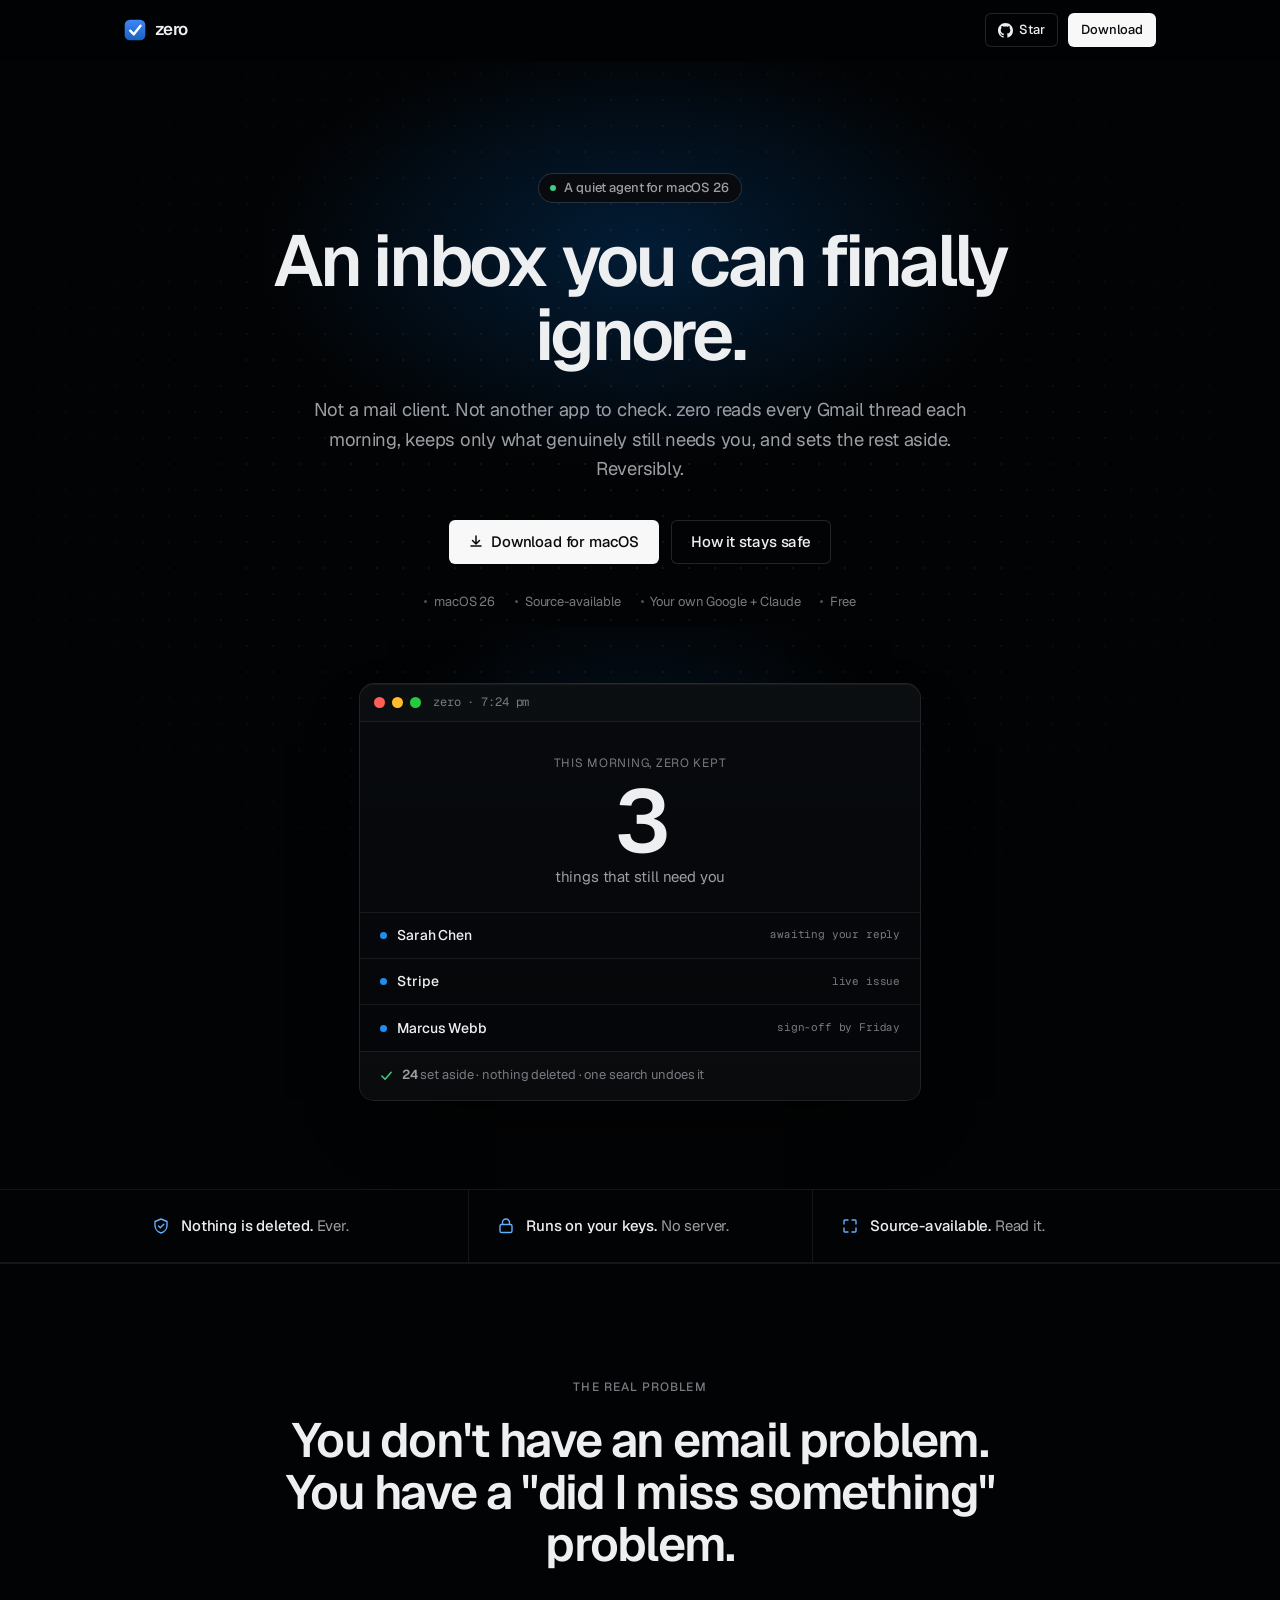
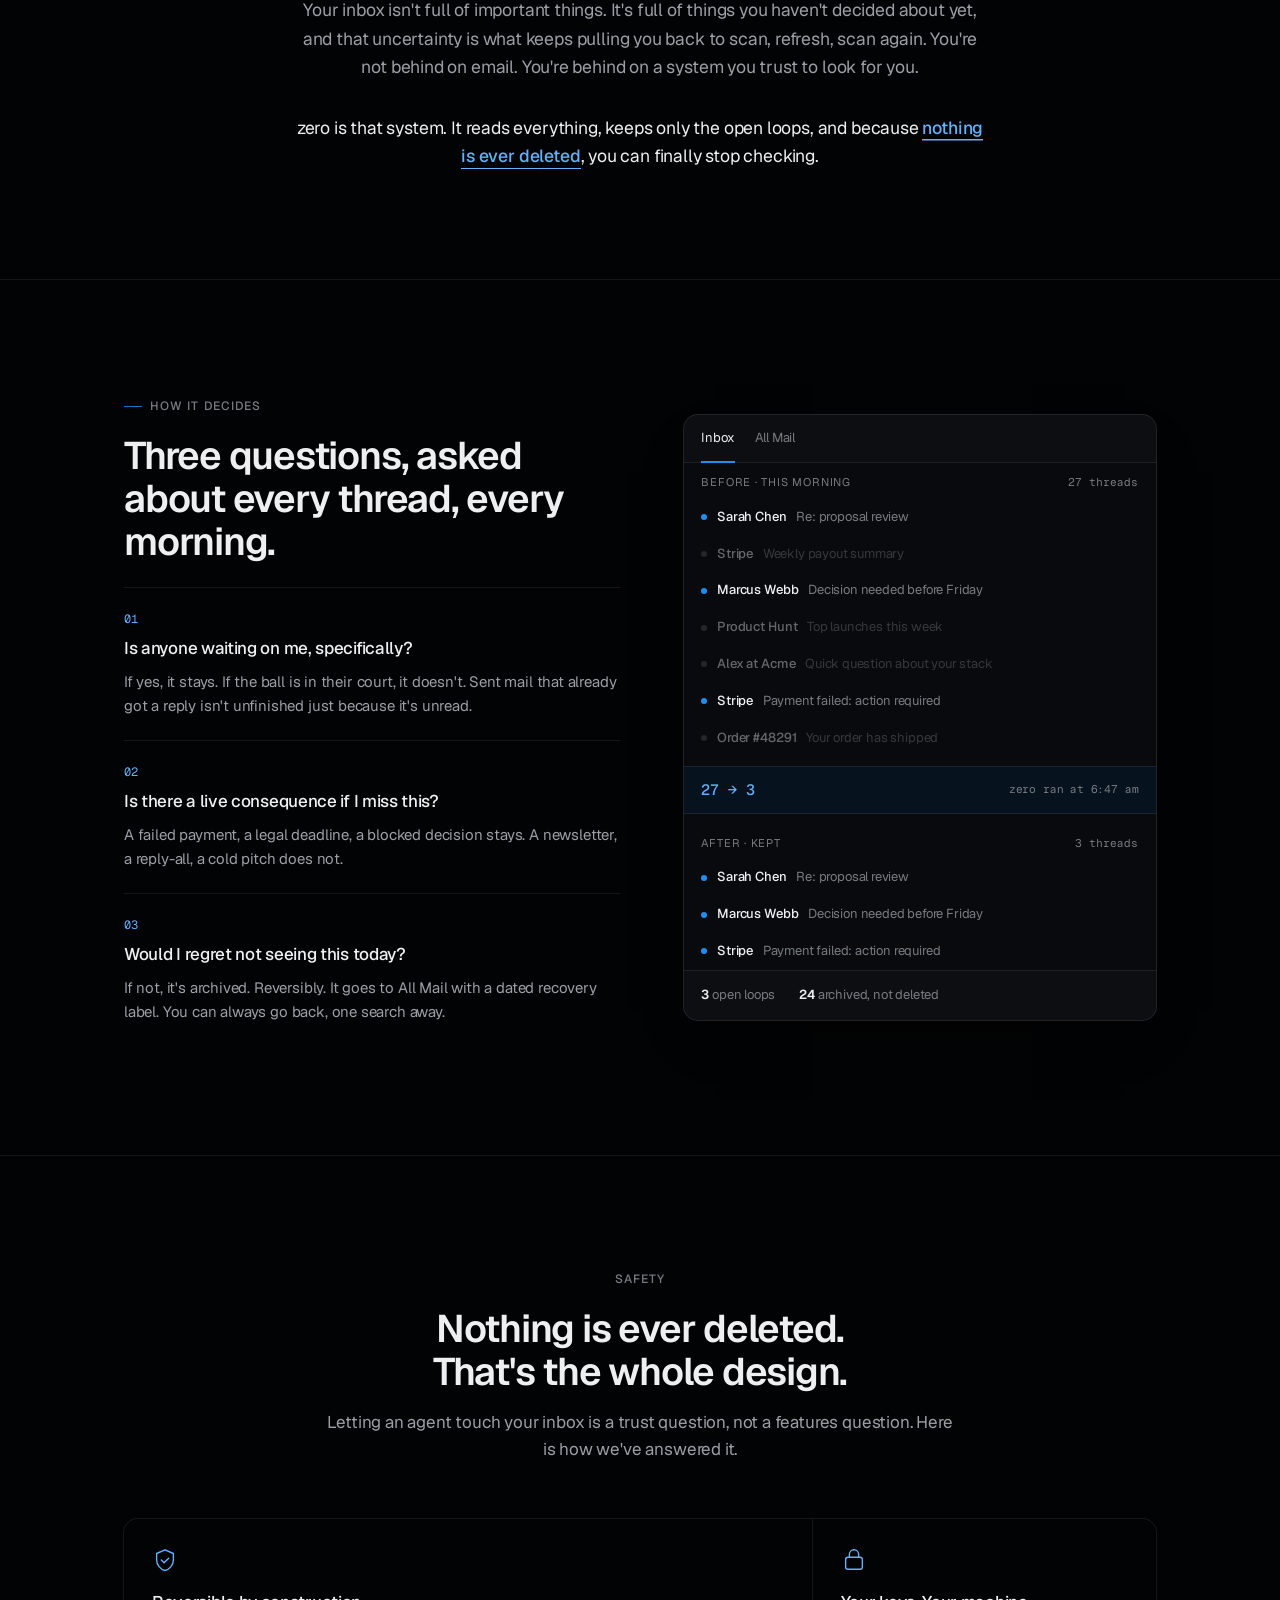
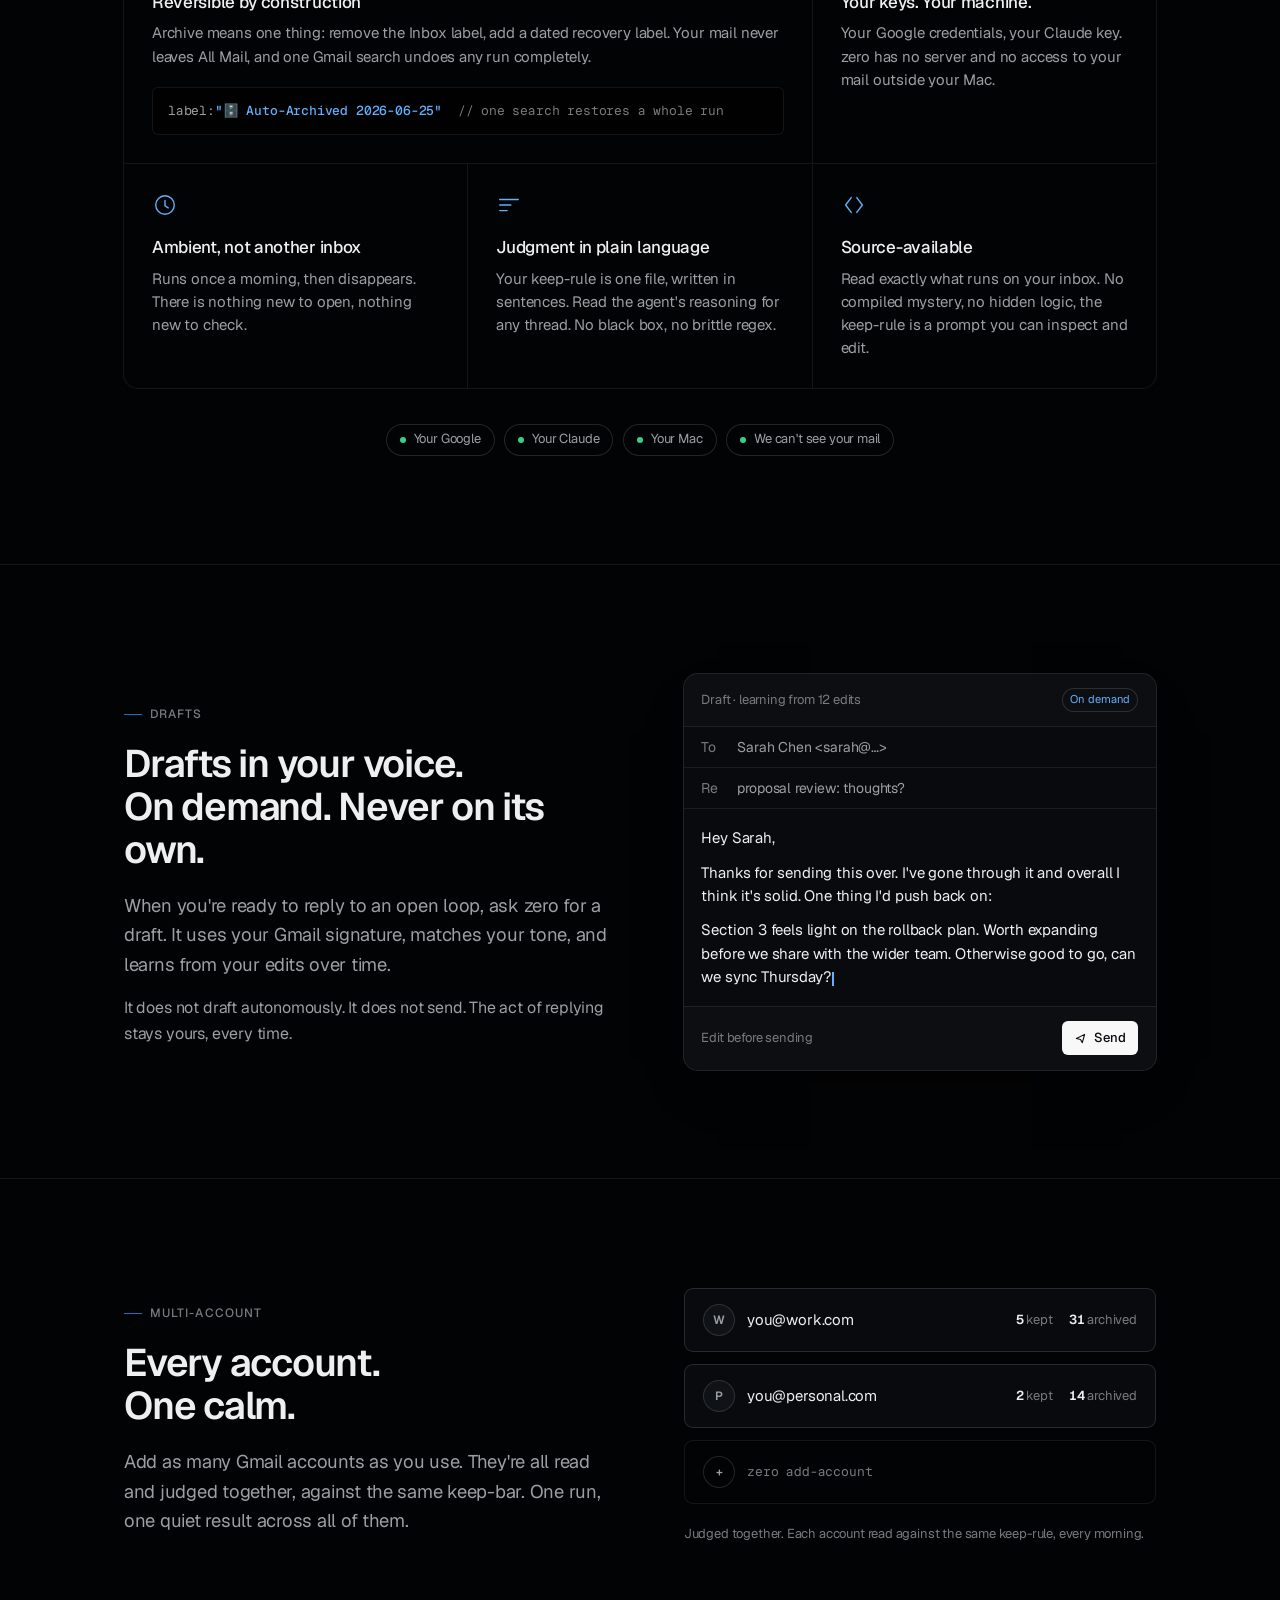
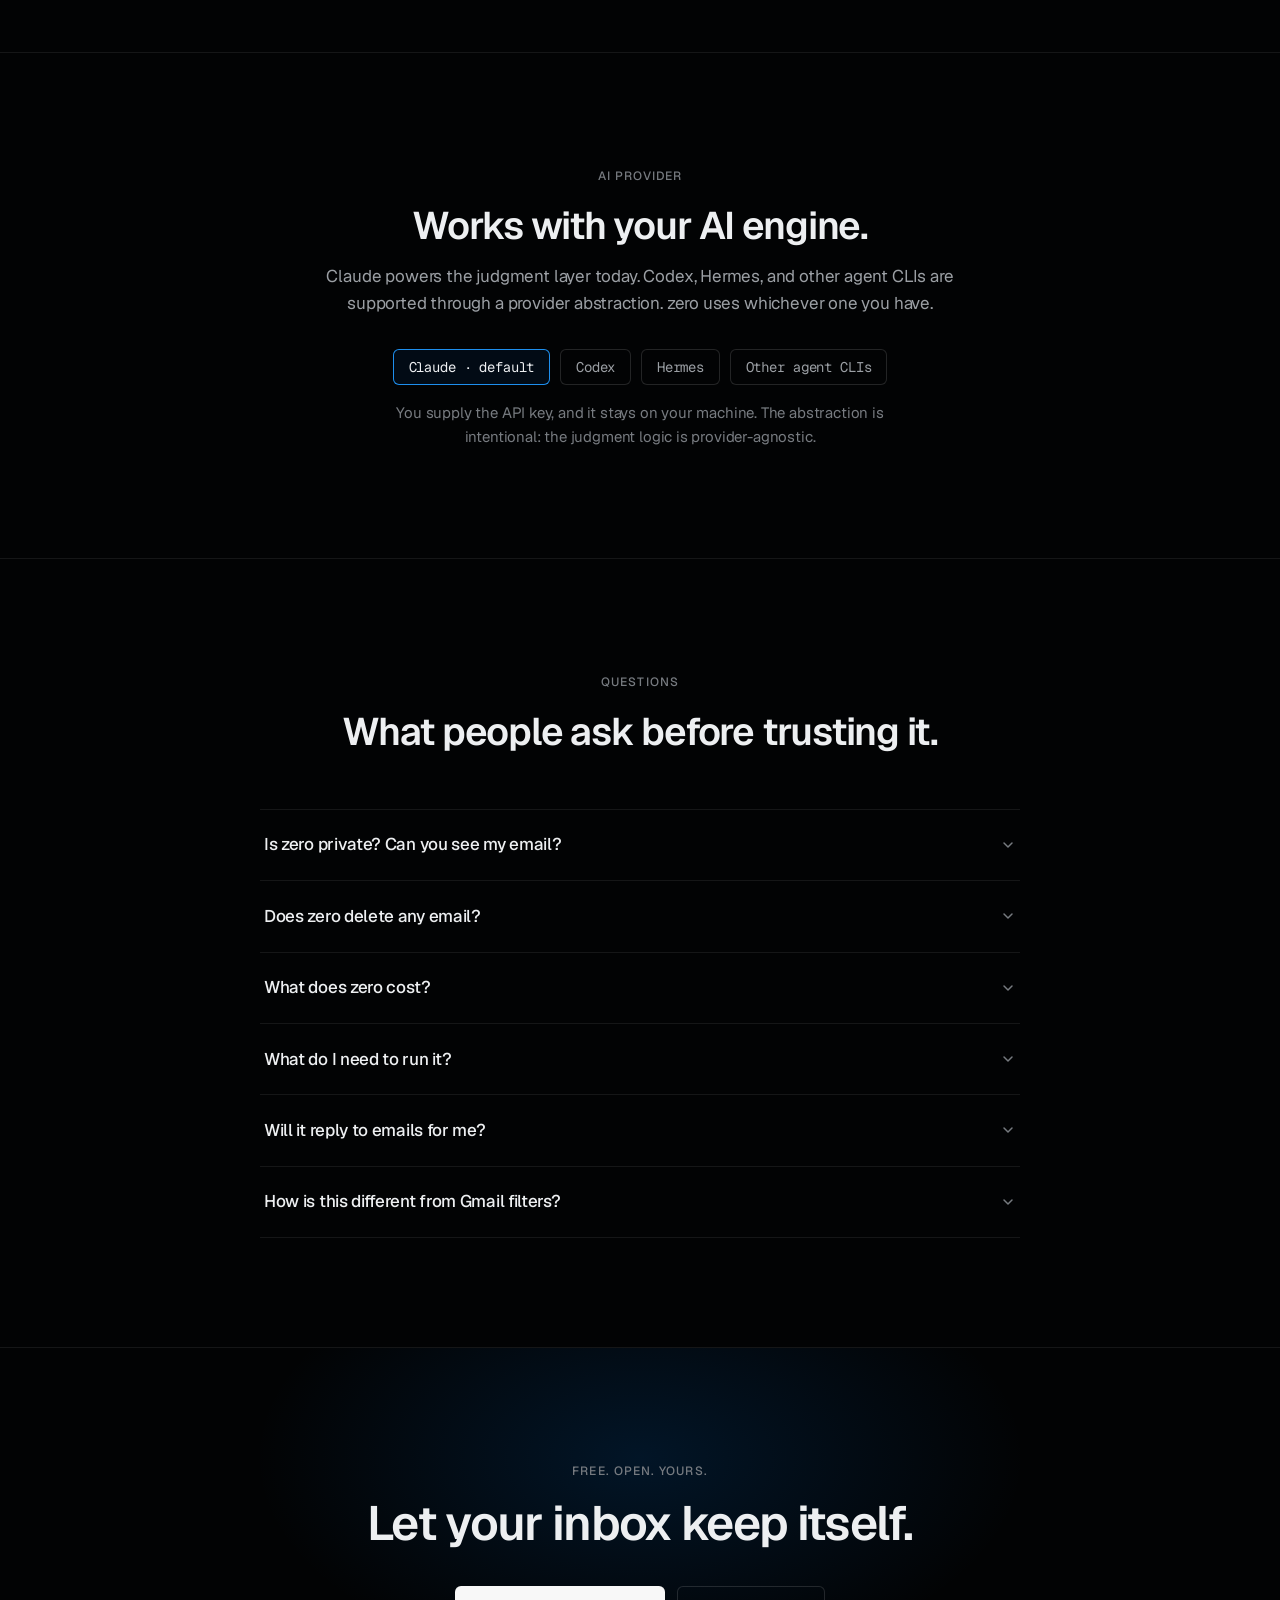
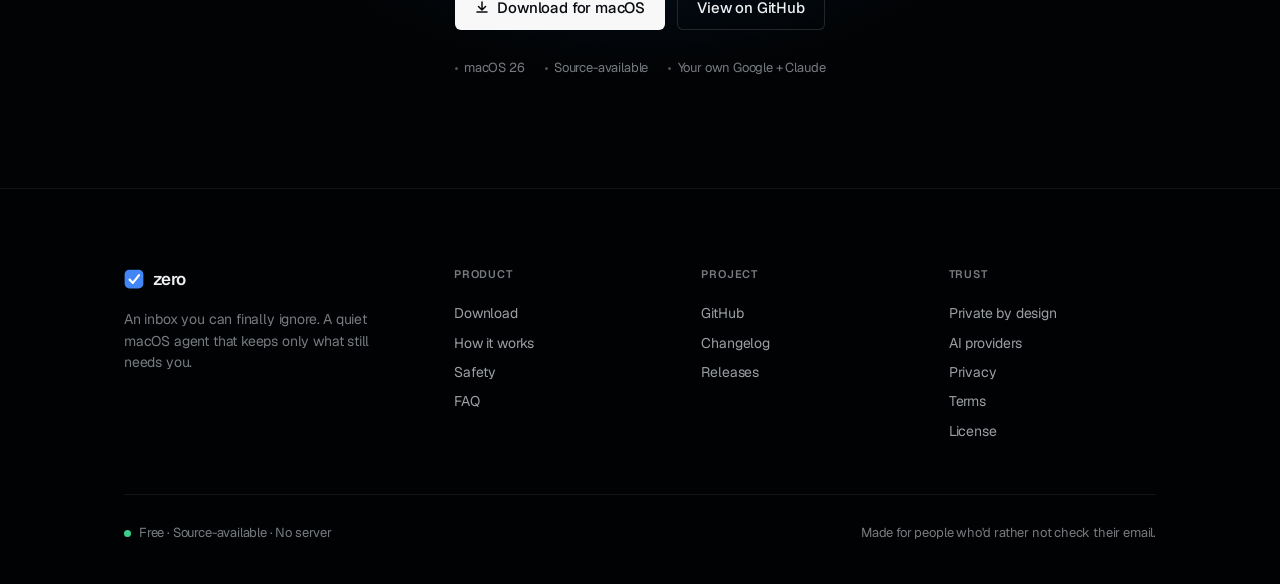
<file: landing/index.html>
<!DOCTYPE html>
<html lang="en">
<head>
<meta charset="UTF-8">
<meta name="viewport" content="width=device-width, initial-scale=1.0">
<title>zero — an inbox you can finally ignore</title>
<meta name="description" content="zero is a quiet macOS menu-bar app that reads every Gmail thread each morning, keeps only what still needs you, and archives the rest reversibly. Nothing is ever deleted. Runs locally on your own Google and Claude keys.">
<link rel="canonical" href="https://zero.headless.com/">
<meta name="theme-color" content="#0a0b0d">
<meta name="color-scheme" content="dark">
<link rel="sitemap" type="application/xml" href="/sitemap.xml">

<!-- Open Graph -->
<meta property="og:type" content="website">
<meta property="og:site_name" content="zero">
<meta property="og:title" content="zero — an inbox you can finally ignore">
<meta property="og:description" content="Keep your inbox at only what still needs you, across every account. Reads every thread, archives the rest reversibly, never deletes. Private by design.">
<meta property="og:url" content="https://zero.headless.com/">
<meta property="og:image" content="https://zero.headless.com/og.png">
<meta property="og:image:width" content="1200">
<meta property="og:image:height" content="630">
<meta property="og:image:alt" content="zero — an inbox you can finally ignore">

<!-- Twitter -->
<meta name="twitter:card" content="summary_large_image">
<meta name="twitter:title" content="zero — an inbox you can finally ignore">
<meta name="twitter:description" content="Keep your inbox at only what still needs you. A quiet macOS menu-bar app, private by design: runs on your own Google and Claude keys.">
<meta name="twitter:image" content="https://zero.headless.com/og.png">

<!-- Favicon (inline SVG, the macOS app mark) -->
<link rel="icon" href="data:image/svg+xml,%3Csvg xmlns='http://www.w3.org/2000/svg' viewBox='0 0 64 64'%3E%3Crect x='2' y='2' width='60' height='60' rx='15' fill='%234285F4'/%3E%3Cpath d='M18 34L28.5 44.5L48 19.5' fill='none' stroke='%23ffffff' stroke-width='7' stroke-linecap='round' stroke-linejoin='round'/%3E%3C/svg%3E">

<!-- Structured data: what the product IS, in machine-readable form (SEO + AI answer-engines) -->
<script type="application/ld+json">
{
  "@context": "https://schema.org",
  "@graph": [
    {
      "@type": "SoftwareApplication",
      "@id": "https://zero.headless.com/#app",
      "name": "zero",
      "applicationCategory": "ProductivityApplication",
      "applicationSubCategory": "Email",
      "operatingSystem": "macOS 26",
      "description": "A quiet macOS menu-bar app that reads every Gmail thread each morning, keeps only what still needs you, and archives the rest reversibly. Nothing is ever deleted. Runs locally on your own Google and Claude credentials.",
      "url": "https://zero.headless.com/",
      "downloadUrl": "https://github.com/drewling/zero/releases/latest",
      "softwareHelp": "https://github.com/drewling/zero",
      "isAccessibleForFree": true,
      "offers": {
        "@type": "Offer",
        "price": "0",
        "priceCurrency": "USD"
      },
      "featureList": [
        "Reads every Gmail thread and judges it the way you would",
        "Keeps only threads that still need you, archives the rest reversibly",
        "Never deletes mail; every run is undone with one Gmail search",
        "Runs locally on your own Google and Claude API keys",
        "Drafts replies in your voice on demand, never sends on its own",
        "Works across multiple Gmail accounts against one keep-rule"
      ],
      "publisher": { "@id": "https://zero.headless.com/#org" }
    },
    {
      "@type": "Organization",
      "@id": "https://zero.headless.com/#org",
      "name": "drewling",
      "url": "https://zero.headless.com/",
      "sameAs": ["https://github.com/drewling/zero"]
    },
    {
      "@type": "WebSite",
      "@id": "https://zero.headless.com/#website",
      "url": "https://zero.headless.com/",
      "name": "zero",
      "publisher": { "@id": "https://zero.headless.com/#org" }
    },
    {
      "@type": "FAQPage",
      "@id": "https://zero.headless.com/#faq",
      "mainEntity": [
        {
          "@type": "Question",
          "name": "Is zero private? Can you see my email?",
          "acceptedAnswer": {
            "@type": "Answer",
            "text": "No. zero runs entirely on your own Mac using your own Google and Claude credentials. There is no zero server and no account to create, so your mail is never sent to us."
          }
        },
        {
          "@type": "Question",
          "name": "Does zero delete any email?",
          "acceptedAnswer": {
            "@type": "Answer",
            "text": "Never. Archiving removes the Inbox label and adds a dated recovery label; every message stays in All Mail. One Gmail search restores an entire run."
          }
        },
        {
          "@type": "Question",
          "name": "What does zero cost?",
          "acceptedAnswer": {
            "@type": "Answer",
            "text": "zero is free and source-available. You pay only for your own Claude API usage, which for a typical inbox is a few cents a day."
          }
        },
        {
          "@type": "Question",
          "name": "What do I need to run it?",
          "acceptedAnswer": {
            "@type": "Answer",
            "text": "macOS 26, a Google account with your own API credentials, and a Claude API key. Other agent CLIs such as Codex and Hermes are also supported."
          }
        },
        {
          "@type": "Question",
          "name": "Will it reply to emails for me?",
          "acceptedAnswer": {
            "@type": "Answer",
            "text": "Only when you ask. zero drafts in your voice on demand and never sends on its own. The act of replying always stays your decision."
          }
        },
        {
          "@type": "Question",
          "name": "How is this different from Gmail filters?",
          "acceptedAnswer": {
            "@type": "Answer",
            "text": "Filters match keywords. zero reads each thread and judges it the way you would: is anyone waiting on you, is there a live consequence, would you regret missing it today. The keep-rule is written in plain language, not regex."
          }
        }
      ]
    }
  ]
}
</script>

<style>
/* Geist typeface — SIL Open Font License 1.1.
   Copyright (c) 2023 Vercel, Inc. — github.com/vercel/geist-font */
/*
 * Geist — Vercel's typeface
 * License: SIL Open Font License 1.1 (OFL-1.1)
 * Source: https://github.com/vercel/geist-font
 * Subsetted to Latin + common symbols (U+0000-00FF, punctuation, arrows, checkmarks)
 * Variable font — use font-weight: 100 900 for the full range
 *
 * Attribution: This Font Software is licensed under the SIL Open Font License,
 * Version 1.1. Copyright (c) 2023 Vercel, Inc. (support@vercel.com).
 */

/* Geist Sans — variable, upright */
@font-face {
  font-family: 'Geist';
  src: url([data-uri]) format('woff2');
  font-weight: 100 900;
  font-style: normal;
  font-display: swap;
}

/* Geist Mono — variable, upright */
@font-face {
  font-family: 'Geist Mono';
  src: url([data-uri]) format('woff2');
  font-weight: 100 900;
  font-style: normal;
  font-display: swap;
}

/* ─── Reset ─────────────────────────────────────────────────────────── */
*, *::before, *::after { box-sizing: border-box; margin: 0; padding: 0; }
html {
  -webkit-text-size-adjust: 100%;
  scroll-behavior: smooth;
  scroll-padding-top: 80px;
}
@media (prefers-reduced-motion: reduce) { html { scroll-behavior: auto; } }
img, svg { display: block; max-width: 100%; }
a { color: inherit; text-decoration: none; }
button { font: inherit; color: inherit; cursor: pointer; background: none; border: none; }
:where(a, button, summary, [tabindex]):focus-visible {
  outline: 2px solid var(--accent-2);
  outline-offset: 2px;
  border-radius: var(--r);
}
.faq-q:focus-visible { outline-offset: -2px; }

/* ─── Tokens ────────────────────────────────────────────────────────── */
:root {
  /* graphite canvas, faintly cooled toward blue — coherent with the app */
  --bg:           oklch(9.5%  0.006 255);
  --bg-2:         oklch(12%   0.008 255);
  --surface:      oklch(14.5% 0.009 255);
  --surface-2:    oklch(18%   0.010 255);
  --hairline:     oklch(100% 0 0 / 0.075);
  --hairline-2:   oklch(100% 0 0 / 0.13);
  --text:         oklch(95%   0.004 255);
  --text-2:       oklch(70%   0.009 255);
  --text-3:       oklch(58%   0.009 255);   /* >=4.5:1 on --bg (WCAG AA) */
  --text-caption: oklch(58%   0.007 255);   /* AA-safe caption text */
  --text-4:       oklch(43%   0.007 255);   /* decorative only: dots, dividers */
  --accent:       oklch(64%   0.17  250);
  --accent-2:     oklch(74%   0.135 250);
  --accent-glow:  oklch(58%   0.19  255);
  --green:        oklch(76%   0.16  158);
  --amber:        oklch(80%   0.13  72);
  --white:        oklch(98%   0     0);
  --white-dim:    oklch(90%   0     0);

  --r:    6px;
  --r-md: 9px;
  --r-lg: 14px;
  --r-xl: 18px;
  --max:  1080px;
  --ease: cubic-bezier(0.16, 1, 0.3, 1);

  --font: 'Geist', -apple-system, BlinkMacSystemFont, 'Segoe UI', system-ui, sans-serif;
  --mono: 'Geist Mono', ui-monospace, 'SF Mono', Menlo, monospace;
}

/* ─── Base ──────────────────────────────────────────────────────────── */
body {
  font-family: var(--font);
  background: var(--bg);
  color: var(--text);
  font-size: 16px;
  line-height: 1.6;
  font-weight: 400;
  letter-spacing: -0.011em;
  -webkit-font-smoothing: antialiased;
  -moz-osx-font-smoothing: grayscale;
  font-feature-settings: 'ss01', 'cv01', 'cv03';
  text-rendering: optimizeLegibility;
  overflow-x: hidden;
}

/* ─── Layout primitives ─────────────────────────────────────────────── */
.container { width: 100%; max-width: var(--max); margin-inline: auto; padding-inline: 24px; }
section { position: relative; padding: clamp(4.5rem, 8.5vw, 7.5rem) 0; }
.section-divider { border-top: 1px solid var(--hairline); }

/* ─── Typography ────────────────────────────────────────────────────── */
.display {
  font-size: clamp(2.7rem, 6.4vw, 4.5rem);
  font-weight: 600;
  line-height: 1.02;
  letter-spacing: -0.045em;
  color: var(--text);
}
.display-sm {
  font-size: clamp(2rem, 4.4vw, 3rem);
  font-weight: 600;
  line-height: 1.08;
  letter-spacing: -0.035em;
  color: var(--text);
}
h2 {
  font-size: clamp(1.7rem, 3.4vw, 2.4rem);
  font-weight: 600;
  line-height: 1.12;
  letter-spacing: -0.032em;
  color: var(--text);
}
h3 {
  font-size: 1.0625rem;
  font-weight: 500;
  line-height: 1.35;
  letter-spacing: -0.018em;
  color: var(--text);
}
p { color: var(--text-2); }
.lead { font-size: 1.15rem; line-height: 1.6; color: var(--text-2); letter-spacing: -0.014em; }

.eyebrow {
  display: inline-flex;
  align-items: center;
  gap: 0.5rem;
  font-size: 0.75rem;
  font-weight: 500;
  letter-spacing: 0.09em;
  text-transform: uppercase;
  color: var(--text-3);
  margin-bottom: 1.1rem;
}
.eyebrow::before {
  content: "";
  width: 18px;
  height: 1px;
  background: var(--accent);
  opacity: 0.8;
}
.eyebrow.center { justify-content: center; }
.eyebrow.center::before { display: none; }

/* New-style status pill */
.pill {
  display: inline-flex;
  align-items: center;
  gap: 0.5rem;
  height: 28px;
  padding: 0 12px 0 11px;
  border-radius: 999px;
  background: var(--surface);
  box-shadow: 0 0 0 1px var(--hairline-2);
  font-size: 0.8125rem;
  font-weight: 500;
  letter-spacing: -0.01em;
  color: var(--text-2);
}
.pill .pill-dot {
  width: 6px; height: 6px; border-radius: 50%;
  background: var(--green);
  box-shadow: 0 0 0 0 oklch(76% 0.16 158 / 0.5);
  animation: pulse 3s var(--ease) infinite;
}
.pill strong { color: var(--text); font-weight: 600; }

/* ─── Buttons ───────────────────────────────────────────────────────── */
.btn {
  display: inline-flex; align-items: center; justify-content: center; gap: 0.5rem;
  height: 44px; padding: 0 20px;
  border-radius: var(--r);
  font-size: 0.9375rem; font-weight: 500; letter-spacing: -0.012em;
  white-space: nowrap;
  transition: background .15s var(--ease), box-shadow .15s var(--ease), transform .15s var(--ease), color .15s var(--ease), opacity .15s var(--ease);
}
.btn:active { transform: translateY(0.5px) scale(0.992); }
.btn-primary { background: var(--white); color: oklch(15% 0.01 255); }
.btn-primary:hover { background: var(--white-dim); }
.btn-secondary { background: transparent; color: var(--text); box-shadow: inset 0 0 0 1px var(--hairline-2); }
.btn-secondary:hover { background: var(--surface); box-shadow: inset 0 0 0 1px var(--hairline-2), 0 0 0 1px var(--hairline); }
.btn-sm { height: 34px; padding: 0 13px; font-size: 0.8125rem; border-radius: var(--r); }
.btn svg { flex-shrink: 0; }

/* ─── Nav ───────────────────────────────────────────────────────────── */
nav {
  position: sticky; top: 0; z-index: 100;
  background: oklch(9.5% 0.006 255 / 0.72);
  backdrop-filter: saturate(160%) blur(14px);
  -webkit-backdrop-filter: saturate(160%) blur(14px);
  border-bottom: 1px solid transparent;
  transition: border-color .25s var(--ease), background .25s var(--ease);
}
nav.scrolled { border-bottom-color: var(--hairline); }
.nav-inner { display: flex; align-items: center; justify-content: space-between; height: 60px; }
.wordmark { display: inline-flex; align-items: center; gap: 0.55rem; font-size: 1.0625rem; font-weight: 600; letter-spacing: -0.03em; color: var(--text); }
.wordmark-glyph { display: inline-flex; }
.nav-links { display: flex; align-items: center; gap: 0.65rem; }
.gh-star { gap: 0.4rem; }
.gh-count { padding-left: 0.45rem; margin-left: 0.1rem; border-left: 1px solid var(--hairline-2); color: var(--text-2); font-variant-numeric: tabular-nums; font-weight: 500; }

/* ─── Background devices (Vercel grid + glow) ───────────────────────── */
.grid-bg {
  position: absolute; inset: 0; z-index: 0; pointer-events: none;
  background-image: radial-gradient(circle at center, var(--hairline-2) 1px, transparent 1px);
  background-size: 26px 26px;
  -webkit-mask-image: radial-gradient(ellipse 80% 70% at 50% 35%, #000 0%, transparent 78%);
          mask-image: radial-gradient(ellipse 80% 70% at 50% 35%, #000 0%, transparent 78%);
  opacity: 0.6;
}
.glow {
  position: absolute; left: 50%; top: -120px; transform: translateX(-50%);
  width: min(1100px, 120vw); height: 620px; z-index: 0; pointer-events: none;
  background: radial-gradient(ellipse 50% 50% at 50% 50%, oklch(58% 0.19 255 / 0.22) 0%, transparent 70%);
}
section > .container { position: relative; z-index: 1; }

/* ─── Hero ──────────────────────────────────────────────────────────── */
#hero { padding-top: clamp(4rem, 9vw, 7rem); padding-bottom: clamp(3.5rem, 7vw, 6rem); text-align: center; overflow: hidden; }
.hero-inner { max-width: 860px; margin-inline: auto; }
#hero .display { margin: 1.4rem auto 0; max-width: 16ch; }
#hero .lead { margin: 1.5rem auto 0; max-width: 56ch; }
.hero-cta-row { display: flex; flex-wrap: wrap; gap: 0.75rem; justify-content: center; margin-top: 2.25rem; }
.hero-req {
  display: flex; flex-wrap: wrap; gap: 1.25rem; justify-content: center;
  margin-top: 1.75rem; font-size: 0.8125rem; color: var(--text-3); letter-spacing: -0.005em;
}
.hero-req span { display: inline-flex; align-items: center; gap: 0.4rem; }
.hero-req span::before { content: ""; width: 3px; height: 3px; border-radius: 50%; background: var(--text-4); }

/* Hero product panel — "the few that remain" */
.panel-stage { position: relative; margin: clamp(3rem, 6vw, 4.5rem) auto 0; max-width: 560px; }
.panel-stage::before {
  content: ""; position: absolute; inset: -14% -8% -40%; z-index: 0;
  background: radial-gradient(ellipse 60% 50% at 50% 30%, oklch(58% 0.19 255 / 0.16) 0%, transparent 72%);
  pointer-events: none;
}
.app-panel {
  position: relative; z-index: 1;
  background: linear-gradient(180deg, var(--surface) 0%, var(--bg-2) 100%);
  border-radius: var(--r-lg);
  box-shadow: 0 0 0 1px var(--hairline-2), 0 30px 70px -30px oklch(0% 0 0 / 0.8), inset 0 1px 0 oklch(100% 0 0 / 0.05);
  overflow: hidden;
  text-align: left;
}
.panel-titlebar {
  display: flex; align-items: center; gap: 0.75rem;
  height: 38px; padding: 0 14px;
  border-bottom: 1px solid var(--hairline);
  background: oklch(100% 0 0 / 0.015);
}
.traffic-lights { display: flex; gap: 7px; }
.tl { width: 11px; height: 11px; border-radius: 50%; }
.tl-r { background: #ff5f57; } .tl-y { background: #febc2e; } .tl-g { background: #28c840; }
.panel-title { font-family: var(--mono); font-size: 0.75rem; color: var(--text-3); letter-spacing: -0.01em; }
.kept-headline { padding: 2rem 1.5rem 1.4rem; text-align: center; }
.kept-eyebrow { font-size: 0.75rem; letter-spacing: 0.06em; text-transform: uppercase; color: var(--text-3); }
.kept-num {
  font-size: clamp(4rem, 12vw, 5.5rem); font-weight: 600; line-height: 0.95;
  letter-spacing: -0.05em; color: var(--text); font-variant-numeric: tabular-nums;
  margin: 0.4rem 0 0.1rem;
}
.kept-num-sub { font-size: 0.9375rem; color: var(--text-2); letter-spacing: -0.012em; }
.kept-list { border-top: 1px solid var(--hairline); }
.kept-row {
  display: grid; grid-template-columns: auto 1fr auto; align-items: center; gap: 0.65rem;
  padding: 0.72rem 1.25rem;
  border-bottom: 1px solid var(--hairline);
}
.kept-row:last-child { border-bottom: none; }
.kept-dot { width: 7px; height: 7px; border-radius: 50%; background: var(--accent); }
.kept-from { font-weight: 500; font-size: 0.875rem; color: var(--text); letter-spacing: -0.012em; }
.kept-subj { font-size: 0.875rem; color: var(--text-3); overflow: hidden; text-overflow: ellipsis; white-space: nowrap; }
.kept-reason { font-family: var(--mono); font-size: 0.6875rem; color: var(--text-3); white-space: nowrap; }
.kept-footer {
  display: flex; align-items: center; gap: 0.55rem;
  padding: 0.85rem 1.25rem; background: oklch(100% 0 0 / 0.02);
  border-top: 1px solid var(--hairline);
  font-size: 0.8125rem; color: var(--text-3); letter-spacing: -0.008em;
}
.kept-footer svg { color: var(--green); }
.kept-footer strong { color: var(--text-2); font-weight: 600; }

/* ─── Trust strip ───────────────────────────────────────────────────── */
.trust-strip { border-top: 1px solid var(--hairline); border-bottom: 1px solid var(--hairline); }
.trust-strip .container { padding-block: 0; }
.strip-grid { display: grid; grid-template-columns: repeat(3, 1fr); }
.strip-cell { padding: 1.5rem 1.75rem; display: flex; align-items: center; gap: 0.7rem; font-size: 0.9375rem; color: var(--text-2); letter-spacing: -0.012em; }
.strip-cell + .strip-cell { border-left: 1px solid var(--hairline); }
.strip-cell svg { flex-shrink: 0; color: var(--accent-2); }
.strip-cell strong { color: var(--text); font-weight: 500; }

/* ─── Problem ───────────────────────────────────────────────────────── */
#problem { text-align: center; }
.problem-inner { max-width: 760px; margin-inline: auto; }
#problem .display-sm { margin-bottom: 1.6rem; }
#problem p { font-size: 1.1rem; line-height: 1.62; max-width: 58ch; margin-inline: auto; }
.problem-kicker { margin-top: 2rem; font-size: 1.15rem; color: var(--text); max-width: 48ch; }
.problem-kicker strong { color: var(--accent-2); font-weight: 500; }

/* ─── How it works ──────────────────────────────────────────────────── */
.section-head { max-width: 640px; margin-bottom: clamp(2.5rem, 5vw, 3.5rem); }
.section-head.center { margin-inline: auto; text-align: center; }
.section-head p { margin-top: 1rem; font-size: 1.0625rem; }
.split { display: grid; grid-template-columns: 1.05fr 1fr; gap: clamp(2rem, 5vw, 4.5rem); align-items: center; }
.split.reverse > :first-child { order: 2; }

.question-item { padding: 1.4rem 0; border-top: 1px solid var(--hairline); }
.question-item:first-of-type { border-top: none; }
.question-n { font-family: var(--mono); font-size: 0.75rem; color: var(--accent-2); letter-spacing: 0; }
.question-q { font-size: 1.0625rem; font-weight: 500; color: var(--text); letter-spacing: -0.018em; margin: 0.35rem 0 0.5rem; }
.question-a { font-size: 0.9375rem; color: var(--text-2); line-height: 1.58; }

/* Inbox before/after visual */
.inbox-visual {
  background: var(--surface); border-radius: var(--r-lg);
  box-shadow: 0 0 0 1px var(--hairline-2), 0 24px 60px -34px oklch(0% 0 0 / 0.7);
  overflow: hidden;
}
.inbox-tab-row { display: flex; gap: 1.25rem; padding: 0 1.1rem; border-bottom: 1px solid var(--hairline); background: oklch(100% 0 0 / 0.015); }
.inbox-tab { padding: 0.8rem 0; font-size: 0.8125rem; color: var(--text-3); border-bottom: 2px solid transparent; margin-bottom: -1px; }
.inbox-tab.active { color: var(--text); border-bottom-color: var(--accent); }
.inbox-state-label { display: flex; justify-content: space-between; align-items: center; padding: 0.7rem 1.1rem 0.4rem; font-size: 0.7rem; text-transform: uppercase; letter-spacing: 0.07em; color: var(--text-3); }
.delta-label { font-family: var(--mono); text-transform: none; letter-spacing: 0; color: var(--text-3); }
.inbox-row { display: grid; grid-template-columns: auto auto 1fr; align-items: center; gap: 0.6rem; padding: 0.5rem 1.1rem; }
.inbox-row.dim { opacity: 0.4; }
.inbox-dot { width: 6px; height: 6px; border-radius: 50%; }
.inbox-dot-keep { background: var(--accent); }
.inbox-dot-arch { background: var(--text-4); }
.inbox-from { font-size: 0.8125rem; font-weight: 500; color: var(--text); letter-spacing: -0.01em; }
.inbox-subj { font-size: 0.8125rem; color: var(--text-3); overflow: hidden; text-overflow: ellipsis; white-space: nowrap; }
.transform-band {
  display: flex; align-items: center; justify-content: space-between;
  margin: 0.6rem 0; padding: 0.7rem 1.1rem;
  background: oklch(58% 0.19 255 / 0.08); border-block: 1px solid var(--hairline);
}
.transform-delta { font-family: var(--mono); font-size: 0.9375rem; font-weight: 500; color: var(--accent-2); letter-spacing: 0; }
.transform-label { font-size: 0.7rem; color: var(--text-3); font-family: var(--mono); }
.inbox-stat-row { display: flex; gap: 1.5rem; padding: 0.9rem 1.1rem; border-top: 1px solid var(--hairline); background: oklch(100% 0 0 / 0.015); }
.inbox-stat { font-size: 0.8125rem; color: var(--text-3); }
.inbox-stat strong { color: var(--text); font-weight: 600; font-variant-numeric: tabular-nums; }

/* ─── Trust bento ───────────────────────────────────────────────────── */
.bento {
  display: grid; grid-template-columns: repeat(3, 1fr); gap: 1px;
  background: var(--hairline); border-radius: var(--r-lg);
  box-shadow: 0 0 0 1px var(--hairline); overflow: hidden;
}
.bento-cell { background: var(--bg); padding: 1.75rem; display: flex; flex-direction: column; }
.bento-cell.span-2 { grid-column: span 2; }
.bento-icon { color: var(--accent-2); margin-bottom: 1.1rem; }
.bento-cell h3 { margin-bottom: 0.5rem; }
.bento-cell p { font-size: 0.9375rem; line-height: 1.55; color: var(--text-2); }
.code-snippet {
  margin-top: 1.2rem; padding: 0.85rem 1rem;
  background: oklch(7% 0.006 255); border-radius: var(--r);
  box-shadow: inset 0 0 0 1px var(--hairline);
  font-family: var(--mono); font-size: 0.8125rem; color: var(--text-2); line-height: 1.6;
  overflow-x: auto; white-space: nowrap;
}
.code-snippet strong { color: var(--accent-2); font-weight: 500; }
.code-snippet .comment { color: var(--text-caption); }
.cred-row { display: flex; flex-wrap: wrap; gap: 0.6rem; justify-content: center; margin-top: 2.25rem; }
.cred-pill { display: inline-flex; align-items: center; gap: 0.5rem; height: 32px; padding: 0 14px; border-radius: 999px; box-shadow: inset 0 0 0 1px var(--hairline-2); font-size: 0.8125rem; color: var(--text-2); }
.cred-pill .dot { width: 6px; height: 6px; border-radius: 50%; background: var(--green); }

/* ─── Reply / Draft panel ───────────────────────────────────────────── */
.draft-panel { background: var(--surface); border-radius: var(--r-lg); box-shadow: 0 0 0 1px var(--hairline-2), 0 24px 60px -34px oklch(0% 0 0 / 0.7); overflow: hidden; }
.draft-header { display: flex; align-items: center; justify-content: space-between; padding: 0.85rem 1.1rem; border-bottom: 1px solid var(--hairline); font-size: 0.8125rem; color: var(--text-3); background: oklch(100% 0 0 / 0.015); }
.draft-demand-chip { font-size: 0.7rem; padding: 0.2rem 0.5rem; border-radius: 999px; box-shadow: inset 0 0 0 1px var(--hairline-2); color: var(--accent-2); letter-spacing: -0.005em; }
.draft-field { display: flex; gap: 0.75rem; padding: 0.55rem 1.1rem; border-bottom: 1px solid var(--hairline); font-size: 0.875rem; }
.draft-field-label { color: var(--text-caption); width: 1.5rem; flex-shrink: 0; }
.draft-field-value { color: var(--text-2); }
.draft-body { padding: 1.1rem; display: flex; flex-direction: column; gap: 0.7rem; }
.draft-body p { font-size: 0.9375rem; color: var(--text); line-height: 1.55; }
.draft-footer { display: flex; align-items: center; justify-content: space-between; padding: 0.9rem 1.1rem; border-top: 1px solid var(--hairline); background: oklch(100% 0 0 / 0.015); }

/* ─── Multi-account ─────────────────────────────────────────────────── */
.account-list { display: flex; flex-direction: column; gap: 0.75rem; }
.account-card { display: flex; align-items: center; justify-content: space-between; gap: 1rem; padding: 1rem 1.2rem; background: var(--surface); border-radius: var(--r-md); box-shadow: inset 0 0 0 1px var(--hairline-2); }
.account-info { display: flex; align-items: center; gap: 0.75rem; }
.account-avatar { width: 32px; height: 32px; border-radius: 50%; display: grid; place-items: center; font-size: 0.75rem; font-weight: 600; color: var(--text-2); box-shadow: inset 0 0 0 1px var(--hairline-2); background: var(--surface-2); }
.account-email { font-size: 0.9375rem; color: var(--text); letter-spacing: -0.012em; }
.account-stats { display: flex; gap: 1rem; }
.acct-stat { font-size: 0.8125rem; color: var(--text-3); }
.acct-stat .num { color: var(--text); font-weight: 600; font-variant-numeric: tabular-nums; }
.account-card.add { box-shadow: inset 0 0 0 1px var(--hairline); background: transparent; }
.account-card.add .account-avatar { background: transparent; }
.account-card.add .account-email { font-family: var(--mono); font-size: 0.8125rem; color: var(--text-3); }
.multi-note { margin-top: 0.5rem; font-size: 0.8125rem; color: var(--text-3); line-height: 1.5; }

/* ─── AI engine ─────────────────────────────────────────────────────── */
#aiengine { text-align: center; }
.aiengine-inner { max-width: 640px; margin-inline: auto; }
#aiengine p { margin-top: 1rem; font-size: 1.0625rem; }
.engine-chips { display: flex; flex-wrap: wrap; gap: 0.6rem; justify-content: center; margin-top: 2rem; }
.engine-chip { height: 36px; padding: 0 16px; display: inline-flex; align-items: center; border-radius: var(--r); box-shadow: inset 0 0 0 1px var(--hairline-2); font-size: 0.875rem; color: var(--text-2); font-family: var(--mono); letter-spacing: -0.01em; }
.engine-chip.active { color: var(--text); box-shadow: inset 0 0 0 1px var(--accent); background: oklch(58% 0.19 255 / 0.07); }
.engine-note { margin-top: 1.75rem; font-size: 0.9375rem !important; color: var(--text-3) !important; max-width: 50ch; margin-inline: auto; }

/* ─── FAQ ───────────────────────────────────────────────────────────── */
.faq-list { max-width: 760px; margin-inline: auto; border-top: 1px solid var(--hairline); }
.faq-item { border-bottom: 1px solid var(--hairline); }
.faq-q { width: 100%; display: flex; align-items: center; justify-content: space-between; gap: 1rem; padding: 1.35rem 0.25rem; text-align: left; font-size: 1.0625rem; font-weight: 500; color: var(--text); letter-spacing: -0.018em; }
.faq-q .chev { flex-shrink: 0; color: var(--text-3); transition: transform .25s var(--ease); }
.faq-item[open] .faq-q .chev { transform: rotate(180deg); }
.faq-q::-webkit-details-marker { display: none; }
.faq-a { padding: 0 2.5rem 1.5rem 0.25rem; font-size: 0.9688rem; color: var(--text-2); line-height: 1.62; max-width: 64ch; }
.faq-item summary { list-style: none; cursor: pointer; }
.faq-item summary::marker { content: ""; }

/* ─── Final CTA ─────────────────────────────────────────────────────── */
#cta { text-align: center; overflow: hidden; }
.cta-inner { max-width: 720px; margin-inline: auto; }
.cta-actions { display: flex; flex-wrap: wrap; gap: 0.75rem; justify-content: center; margin-top: 2.25rem; }
.cta-req { display: flex; flex-wrap: wrap; gap: 1.25rem; justify-content: center; margin-top: 1.75rem; font-size: 0.8125rem; color: var(--text-3); }
.cta-req span { display: inline-flex; align-items: center; gap: 0.4rem; }
.cta-req span::before { content: ""; width: 3px; height: 3px; border-radius: 50%; background: var(--text-4); }

/* ─── Footer ────────────────────────────────────────────────────────── */
footer { border-top: 1px solid var(--hairline); background: oklch(8% 0.006 255); padding: clamp(3.5rem, 6vw, 5rem) 0 2.5rem; }
.footer-top { display: grid; grid-template-columns: 1.4fr repeat(3, 1fr); gap: 2.5rem; margin-bottom: 3rem; }
.footer-brand .wordmark { margin-bottom: 1rem; }
.footer-brand p { font-size: 0.875rem; color: var(--text-3); max-width: 30ch; line-height: 1.55; }
.footer-col h4 { font-size: 0.6875rem; text-transform: uppercase; letter-spacing: 0.07em; color: var(--text-3); font-weight: 600; margin-bottom: 1rem; }
.footer-col a { display: block; font-size: 0.875rem; color: var(--text-2); line-height: 2.1; transition: color .15s var(--ease); }
.footer-col a:hover { color: var(--text); }
.footer-bottom { display: flex; align-items: center; justify-content: space-between; gap: 1rem; padding-top: 1.75rem; border-top: 1px solid var(--hairline); flex-wrap: wrap; }
.footer-status { display: flex; align-items: center; gap: 0.5rem; font-size: 0.8125rem; color: var(--text-3); }
.footer-status .dot { width: 7px; height: 7px; border-radius: 50%; background: var(--green); box-shadow: 0 0 0 0 oklch(76% 0.16 158 / 0.5); animation: pulse 3s var(--ease) infinite; }
.footer-meta { font-size: 0.8125rem; color: var(--text-caption); }

/* ─── Motion ────────────────────────────────────────────────────────── */
@keyframes pulse {
  0%   { box-shadow: 0 0 0 0 oklch(76% 0.16 158 / 0.5); }
  60%, 100% { box-shadow: 0 0 0 6px oklch(76% 0.16 158 / 0); }
}
.js-active .reveal { opacity: 0; transform: translateY(16px); }
.js-active .reveal.visible { opacity: 1; transform: none; transition: opacity .5s var(--ease), transform .5s var(--ease); }

@media (prefers-reduced-motion: reduce) {
  .js-active .reveal, .js-active .reveal.visible { opacity: 1 !important; transform: none !important; transition: none !important; }
  .pill .pill-dot, .footer-status .dot { animation: none !important; }
}
@media (scripting: none) { .reveal { opacity: 1 !important; transform: none !important; } }

/* ─── Responsive ────────────────────────────────────────────────────── */
@media (max-width: 860px) {
  .split { grid-template-columns: 1fr; gap: 2.25rem; }
  .split.reverse > :first-child { order: 0; }
  .bento { grid-template-columns: 1fr 1fr; }
  .bento-cell.span-2 { grid-column: span 2; }
  .footer-top { grid-template-columns: 1fr 1fr; gap: 2rem; }
  .footer-brand { grid-column: span 2; }
}
@media (max-width: 560px) {
  .container { padding-inline: 18px; }
  .strip-grid { grid-template-columns: 1fr; }
  .strip-cell + .strip-cell { border-left: none; border-top: 1px solid var(--hairline); }
  .bento { grid-template-columns: 1fr; }
  .bento-cell.span-2 { grid-column: span 1; }
  .footer-top { grid-template-columns: 1fr 1fr; }
  .nav-links .gh-star span:not(.gh-count) { display: none; }
  .kept-reason { display: none; }
}

/* ─── Delight ───────────────────────────────────────────────────────── */

/* macOS traffic lights reveal their glyphs on hover */
.tl { position: relative; }
.tl::after {
  content: ""; position: absolute; inset: 0; display: grid; place-items: center;
  font-size: 9px; font-weight: 700; line-height: 1;
  color: oklch(0% 0 0 / 0.5); opacity: 0; transition: opacity .18s var(--ease);
}
.tl-r::after { content: "\00d7"; }
.tl-y::after { content: "\2212"; }
.tl-g::after { content: "+"; }
.panel-titlebar:hover .tl::after { opacity: 1; }

/* Hero kept-rows populate one at a time, like the morning summary filling in */
.js-active .kept-row { opacity: 0; transform: translateY(6px); }
.js-active .kept-row.kept-in { opacity: 1; transform: none; transition: opacity .45s var(--ease), transform .45s var(--ease); }

/* Wordmark checkmark re-draws on hover */
.wordmark-glyph .zcheck { stroke-dasharray: 48; }
.wordmark:hover .zcheck { animation: retick .55s var(--ease); }
@keyframes retick { 0% { stroke-dashoffset: 0; } 42% { stroke-dashoffset: 48; } 100% { stroke-dashoffset: 0; } }

/* Primary button: specular sheen sweep + download-arrow bob on hover */
.btn-primary { position: relative; overflow: hidden; }
.btn-primary::after {
  content: ""; position: absolute; top: 0; bottom: 0; left: -60%; width: 38%;
  background: linear-gradient(100deg, transparent, oklch(100% 0 0 / 0.55), transparent);
  transform: skewX(-18deg); opacity: 0; pointer-events: none;
}
.btn-primary:hover::after { animation: sheen .6s var(--ease); }
@keyframes sheen { 0% { left: -60%; opacity: 0; } 14% { opacity: 1; } 100% { left: 132%; opacity: 0; } }
.btn-primary:hover svg { animation: arrow-bob .5s var(--ease); }
@keyframes arrow-bob { 0%, 100% { transform: translateY(0); } 45% { transform: translateY(2px); } }

/* "nothing is ever deleted" — underline draws in when the section arrives */
.problem-kicker strong {
  background-image: linear-gradient(var(--accent-2), var(--accent-2));
  background-repeat: no-repeat; background-position: 0 100%; background-size: 0% 1.5px;
  padding-bottom: 2px; transition: background-size .6s var(--ease) .35s;
}
.problem-inner.visible .problem-kicker strong { background-size: 100% 1.5px; }

/* Inbox: archived rows visibly settle (get set aside) when the panel arrives */
.js-active .inbox-col.visible .inbox-row.dim { animation: settle 1.1s var(--ease) both; }
@keyframes settle { 0% { opacity: 0.85; } 100% { opacity: 0.4; } }

/* Bento cells lift their tint and brighten the icon on hover */
.bento-cell { transition: background .25s var(--ease); }
.bento-cell:hover { background: var(--bg-2); }
.bento-icon { transition: color .25s var(--ease), transform .35s var(--ease); }
.bento-cell:hover .bento-icon { color: var(--accent); transform: translateY(-1px); }

/* Add-account card invites the click */
.account-card.add { transition: box-shadow .25s var(--ease), background .25s var(--ease); }
.account-card.add:hover { box-shadow: inset 0 0 0 1px var(--hairline-2); background: var(--surface); }
.account-card.add .account-avatar { transition: transform .35s var(--ease), color .25s var(--ease); }
.account-card.add:hover .account-avatar { transform: scale(1.12); color: var(--accent-2); }
.account-card.add:hover .account-email { color: var(--text-2); }

/* Engine chips are pickable */
.engine-chip { cursor: pointer; border: 0; appearance: none; -webkit-appearance: none; background: transparent; transition: color .2s var(--ease), box-shadow .25s var(--ease), background .25s var(--ease), transform .12s var(--ease); }
.engine-chip:active { transform: scale(0.96); }

/* FAQ answers ease in when opened (native <details> keeps a11y + no-JS support) */
.faq-item[open] .faq-a { animation: faq-in .32s var(--ease); }
@keyframes faq-in { from { opacity: 0; transform: translateY(-6px); } to { opacity: 1; transform: none; } }

/* GitHub star count pops in when the API answers */
#ghStars.pop { display: inline-block; animation: star-pop .42s var(--ease); }
@keyframes star-pop { 0% { opacity: 0; transform: scale(0.6); } 60% { transform: scale(1.06); } 100% { opacity: 1; transform: scale(1); } }

/* Draft composes itself, word by word, under a blinking caret */
.draft-body .w { opacity: 0; }
.draft-body.typed .w { opacity: 1; transition: opacity .26s var(--ease); }
.draft-caret { display: inline-block; width: 2px; height: 0.95em; margin-left: 2px; vertical-align: text-bottom; background: var(--accent-2); animation: caret 1.05s steps(1) infinite; }
@keyframes caret { 50% { opacity: 0; } }

/* Visual mock panels come alive: a soft spotlight tracks the cursor (tilt added in JS) */
.app-panel, .inbox-visual, .draft-panel {
  position: relative;
  transition: transform .45s var(--ease), box-shadow .45s var(--ease);
}
.app-panel::after, .inbox-visual::after, .draft-panel::after {
  content: ""; position: absolute; inset: 0; border-radius: inherit; z-index: 3;
  pointer-events: none; opacity: 0; transition: opacity .35s var(--ease);
  background: radial-gradient(420px circle at var(--mx, 50%) var(--my, 50%), oklch(72% 0.14 255 / 0.13), transparent 62%);
}
.app-panel:hover::after, .inbox-visual:hover::after, .draft-panel:hover::after { opacity: 1; }

/* Tactile row + card hovers inside the visuals */
.kept-row, .inbox-row { transition: background .2s var(--ease); }
.kept-row:hover { background: oklch(100% 0 0 / 0.025); }
.inbox-row:hover { background: oklch(100% 0 0 / 0.03); }
.account-card:not(.add) { transition: box-shadow .25s var(--ease), transform .25s var(--ease); }
.account-card:not(.add):hover { box-shadow: inset 0 0 0 1px var(--hairline-2), 0 0 0 1px var(--hairline); transform: translateY(-1px); }

/* Hero glow eases toward the cursor; CTA glow breathes on its own */
.glow { transition: transform .25s var(--ease); }
#cta .glow { animation: breathe 7s ease-in-out infinite; }
@keyframes breathe {
  0%, 100% { opacity: 0.55; transform: translateX(-50%) scale(1); }
  50%      { opacity: 0.8;  transform: translateX(-50%) scale(1.06); }
}

@media (prefers-reduced-motion: reduce) {
  .js-active .kept-row { opacity: 1 !important; transform: none !important; }
  .wordmark:hover .zcheck, .btn-primary:hover svg, #cta .glow, #ghStars.pop, .draft-caret, .faq-item[open] .faq-a { animation: none !important; }
  .btn-primary::after { display: none !important; }
  .js-active .inbox-col.visible .inbox-row.dim { animation: none !important; }
  .problem-kicker strong { background-size: 100% 1.5px !important; transition: none !important; }
  .draft-body .w { opacity: 1 !important; }
  .glow { transition: none !important; }
}
</style>
<script>document.documentElement.classList.add('js-active');</script>
</head>
<body>

<!-- ═══ NAV ═══════════════════════════════════════════════════════════ -->
<nav id="nav">
  <div class="container">
    <div class="nav-inner">
      <a href="#" class="wordmark">
        <span class="wordmark-glyph" aria-hidden="true">
          <svg width="22" height="22" viewBox="0 0 64 64" aria-hidden="true">
            <defs><linearGradient id="zmark" x1="0" y1="0" x2="0" y2="1">
              <stop offset="0" stop-color="#4285F4"/><stop offset="1" stop-color="#1761C2"/>
            </linearGradient></defs>
            <rect x="2" y="2" width="60" height="60" rx="15" fill="url(#zmark)"/>
            <path class="zcheck" d="M18 34L28.5 44.5L48 19.5" fill="none" stroke="#ffffff" stroke-width="7" stroke-linecap="round" stroke-linejoin="round"/>
          </svg>
        </span>
        zero
      </a>
      <div class="nav-links">
        <a href="https://github.com/drewling/zero" target="_blank" rel="noopener" class="btn btn-secondary btn-sm gh-star" aria-label="Star zero on GitHub">
          <svg width="15" height="15" viewBox="0 0 16 16" fill="currentColor" aria-hidden="true"><path d="M8 0C3.58 0 0 3.58 0 8c0 3.54 2.29 6.53 5.47 7.59.4.07.55-.17.55-.38 0-.19-.01-.82-.01-1.49-2.01.37-2.53-.49-2.69-.94-.09-.23-.48-.94-.82-1.13-.28-.15-.68-.52-.01-.53.63-.01 1.08.58 1.23.82.72 1.21 1.87.87 2.33.66.07-.52.28-.87.51-1.07-1.78-.2-3.64-.89-3.64-3.95 0-.87.31-1.59.82-2.15-.08-.2-.36-1.02.08-2.12 0 0 .67-.21 2.2.82.64-.18 1.32-.27 2-.27.68 0 1.36.09 2 .27 1.53-1.04 2.2-.82 2.2-.82.44 1.1.16 1.92.08 2.12.51.56.82 1.27.82 2.15 0 3.07-1.87 3.75-3.65 3.95.29.25.54.73.54 1.48 0 1.07-.01 1.93-.01 2.2 0 .21.15.46.55.38A8.01 8.01 0 0016 8c0-4.42-3.58-8-8-8z"/></svg>
          <span>Star</span>
          <span class="gh-count" id="ghStars" hidden></span>
        </a>
        <a href="https://github.com/drewling/zero/releases/latest" class="btn btn-primary btn-sm">Download</a>
      </div>
    </div>
  </div>
</nav>

<main>

<!-- ═══ HERO ════════════════════════════════════════════════════════════ -->
<section id="hero" aria-label="zero, an inbox you can finally ignore">
  <div class="glow" aria-hidden="true"></div>
  <div class="grid-bg" aria-hidden="true"></div>
  <div class="container">
    <div class="hero-inner">
      <span class="pill reveal"><span class="pill-dot" aria-hidden="true"></span>A quiet agent for macOS&nbsp;26</span>
      <h1 class="display reveal" style="transition-delay:.05s">An inbox you can finally ignore.</h1>
      <p class="lead reveal" style="transition-delay:.1s">Not a mail client. Not another app to check. zero reads every Gmail thread each morning, keeps only what genuinely still needs you, and sets the rest aside. Reversibly.</p>
      <div class="hero-cta-row reveal" style="transition-delay:.15s">
        <a href="https://github.com/drewling/zero/releases/latest" class="btn btn-primary">
          <svg width="14" height="14" viewBox="0 0 14 14" fill="none" aria-hidden="true"><path d="M7 1v8M3.5 5.5 7 9l3.5-3.5M2 11h10" stroke="currentColor" stroke-width="1.5" stroke-linecap="round" stroke-linejoin="round"/></svg>
          Download for macOS
        </a>
        <a href="#trust" class="btn btn-secondary">How it stays safe</a>
      </div>
      <p class="hero-req reveal" style="transition-delay:.2s"><span>macOS 26</span><span>Source-available</span><span>Your own Google + Claude</span><span>Free</span></p>
    </div>

    <div class="panel-stage reveal" style="transition-delay:.25s">
      <div class="app-panel">
        <div class="panel-titlebar">
          <div class="traffic-lights" aria-hidden="true">
            <div class="tl tl-r"></div><div class="tl tl-y"></div><div class="tl tl-g"></div>
          </div>
          <div class="panel-title" id="panelClock">zero · 6:47 am</div>
        </div>
        <div class="kept-headline">
          <div class="kept-eyebrow">This morning, zero kept</div>
          <div class="kept-num" data-countup="3">3</div>
          <div class="kept-num-sub">things that still need you</div>
        </div>
        <div class="kept-list">
          <div class="kept-row">
            <span class="kept-dot" aria-hidden="true"></span>
            <span class="kept-from">Sarah Chen</span>
            <span class="kept-reason">awaiting your reply</span>
          </div>
          <div class="kept-row">
            <span class="kept-dot" aria-hidden="true"></span>
            <span class="kept-from">Stripe</span>
            <span class="kept-reason">live issue</span>
          </div>
          <div class="kept-row">
            <span class="kept-dot" aria-hidden="true"></span>
            <span class="kept-from">Marcus Webb</span>
            <span class="kept-reason">sign-off by Friday</span>
          </div>
        </div>
        <div class="kept-footer">
          <svg width="13" height="13" viewBox="0 0 14 14" fill="none" aria-hidden="true"><path d="M2 7.5 5.5 11 12 3.5" stroke="currentColor" stroke-width="1.6" stroke-linecap="round" stroke-linejoin="round"/></svg>
          <span><strong data-countup="24">24</strong> set aside · nothing deleted · one search undoes it</span>
        </div>
      </div>
    </div>
  </div>
</section>

<!-- ═══ TRUST STRIP ═════════════════════════════════════════════════════ -->
<section class="trust-strip" style="padding:0">
  <div class="container">
    <div class="strip-grid">
      <div class="strip-cell">
        <svg width="18" height="18" viewBox="0 0 18 18" fill="none" aria-hidden="true"><path d="M9 2 3 4.5v4c0 3.4 2.5 6.6 6 7.5 3.5-.9 6-4.1 6-7.5v-4L9 2Z" stroke="currentColor" stroke-width="1.4" stroke-linejoin="round"/><path d="M6.5 9 8.3 10.8 11.8 7.2" stroke="currentColor" stroke-width="1.4" stroke-linecap="round" stroke-linejoin="round"/></svg>
        <span><strong>Nothing is deleted.</strong> Ever.</span>
      </div>
      <div class="strip-cell">
        <svg width="18" height="18" viewBox="0 0 18 18" fill="none" aria-hidden="true"><rect x="3" y="7.5" width="12" height="8" rx="1.6" stroke="currentColor" stroke-width="1.4"/><path d="M5.5 7.5V5.5a3.5 3.5 0 0 1 7 0v2" stroke="currentColor" stroke-width="1.4"/></svg>
        <span><strong>Runs on your keys.</strong> No server.</span>
      </div>
      <div class="strip-cell">
        <svg width="18" height="18" viewBox="0 0 18 18" fill="none" aria-hidden="true"><path d="M7 3H4a1 1 0 0 0-1 1v3M11 3h3a1 1 0 0 1 1 1v3M7 15H4a1 1 0 0 1-1-1v-3M11 15h3a1 1 0 0 0 1-1v-3" stroke="currentColor" stroke-width="1.4" stroke-linecap="round"/></svg>
        <span><strong>Source-available.</strong> Read it.</span>
      </div>
    </div>
  </div>
</section>

<!-- ═══ PROBLEM ═════════════════════════════════════════════════════════ -->
<section id="problem" class="section-divider">
  <div class="container">
    <div class="problem-inner reveal">
      <div class="eyebrow center">The real problem</div>
      <h2 class="display-sm">You don't have an email problem. You have a "did I miss something" problem.</h2>
      <p>Your inbox isn't full of important things. It's full of things you haven't decided about yet, and that uncertainty is what keeps pulling you back to scan, refresh, scan again. You're not behind on email. You're behind on a system you trust to look for you.</p>
      <p class="problem-kicker">zero is that system. It reads everything, keeps only the open loops, and because <strong>nothing is ever deleted</strong>, you can finally stop checking.</p>
    </div>
  </div>
</section>

<!-- ═══ HOW IT WORKS ════════════════════════════════════════════════════ -->
<section id="howitworks" class="section-divider">
  <div class="container">
    <div class="split">
      <div>
        <div class="section-head" style="margin-bottom:1.5rem">
          <div class="eyebrow reveal">How it decides</div>
          <h2 class="reveal">Three questions, asked about every thread, every morning.</h2>
        </div>
        <div class="question-item reveal" style="transition-delay:.05s">
          <div class="question-n">01</div>
          <div class="question-q">Is anyone waiting on me, specifically?</div>
          <div class="question-a">If yes, it stays. If the ball is in their court, it doesn't. Sent mail that already got a reply isn't unfinished just because it's unread.</div>
        </div>
        <div class="question-item reveal" style="transition-delay:.1s">
          <div class="question-n">02</div>
          <div class="question-q">Is there a live consequence if I miss this?</div>
          <div class="question-a">A failed payment, a legal deadline, a blocked decision stays. A newsletter, a reply-all, a cold pitch does not.</div>
        </div>
        <div class="question-item reveal" style="transition-delay:.15s">
          <div class="question-n">03</div>
          <div class="question-q">Would I regret not seeing this today?</div>
          <div class="question-a">If not, it's archived. Reversibly. It goes to All Mail with a dated recovery label. You can always go back, one search away.</div>
        </div>
      </div>

      <div class="inbox-col reveal" style="transition-delay:.1s">
        <div class="inbox-visual">
          <div class="inbox-tab-row">
            <div class="inbox-tab active">Inbox</div>
            <div class="inbox-tab">All Mail</div>
          </div>
          <div class="inbox-state-label"><span>Before · this morning</span><span class="delta-label">27 threads</span></div>
          <div class="inbox-row"><div class="inbox-dot inbox-dot-keep"></div><span class="inbox-from">Sarah Chen</span><span class="inbox-subj">Re: proposal review</span></div>
          <div class="inbox-row dim"><div class="inbox-dot inbox-dot-arch"></div><span class="inbox-from">Stripe</span><span class="inbox-subj">Weekly payout summary</span></div>
          <div class="inbox-row"><div class="inbox-dot inbox-dot-keep"></div><span class="inbox-from">Marcus Webb</span><span class="inbox-subj">Decision needed before Friday</span></div>
          <div class="inbox-row dim"><div class="inbox-dot inbox-dot-arch"></div><span class="inbox-from">Product Hunt</span><span class="inbox-subj">Top launches this week</span></div>
          <div class="inbox-row dim"><div class="inbox-dot inbox-dot-arch"></div><span class="inbox-from">Alex at Acme</span><span class="inbox-subj">Quick question about your stack</span></div>
          <div class="inbox-row"><div class="inbox-dot inbox-dot-keep"></div><span class="inbox-from">Stripe</span><span class="inbox-subj">Payment failed: action required</span></div>
          <div class="inbox-row dim"><div class="inbox-dot inbox-dot-arch"></div><span class="inbox-from">Order #48291</span><span class="inbox-subj">Your order has shipped</span></div>
          <div class="transform-band"><span class="transform-delta">27 → 3</span><span class="transform-label">zero ran at 6:47 am</span></div>
          <div class="inbox-state-label"><span>After · kept</span><span class="delta-label">3 threads</span></div>
          <div class="inbox-row"><div class="inbox-dot inbox-dot-keep"></div><span class="inbox-from">Sarah Chen</span><span class="inbox-subj">Re: proposal review</span></div>
          <div class="inbox-row"><div class="inbox-dot inbox-dot-keep"></div><span class="inbox-from">Marcus Webb</span><span class="inbox-subj">Decision needed before Friday</span></div>
          <div class="inbox-row"><div class="inbox-dot inbox-dot-keep"></div><span class="inbox-from">Stripe</span><span class="inbox-subj">Payment failed: action required</span></div>
          <div class="inbox-stat-row"><div class="inbox-stat"><strong data-countup="3">3</strong> open loops</div><div class="inbox-stat"><strong data-countup="24">24</strong> archived, not deleted</div></div>
        </div>
      </div>
    </div>
  </div>
</section>

<!-- ═══ TRUST ════════════════════════════════════════════════════════════ -->
<section id="trust" class="section-divider">
  <div class="container">
    <div class="section-head center reveal">
      <div class="eyebrow center">Safety</div>
      <h2>Nothing is ever deleted.<br>That's the whole design.</h2>
      <p>Letting an agent touch your inbox is a trust question, not a features question. Here is how we've answered it.</p>
    </div>

    <div class="bento reveal" style="transition-delay:.1s">
      <div class="bento-cell span-2">
        <svg class="bento-icon" width="26" height="26" viewBox="0 0 28 28" fill="none" aria-hidden="true">
          <path d="M14 3L5 7v7c0 5.25 3.85 10.15 9 11.35C19.15 24.15 23 19.25 23 14V7l-9-4z" stroke="currentColor" stroke-width="1.5" stroke-linejoin="round"/>
          <path d="M10 14l3 3 5-5" stroke="currentColor" stroke-width="1.5" stroke-linecap="round" stroke-linejoin="round"/>
        </svg>
        <h3>Reversible by construction</h3>
        <p>Archive means one thing: remove the Inbox label, add a dated recovery label. Your mail never leaves All Mail, and one Gmail search undoes any run completely.</p>
        <div class="code-snippet">label:<strong>"🗄️ Auto-Archived 2026-06-25"</strong>&nbsp;&nbsp;<span class="comment">// one search restores a whole run</span></div>
      </div>
      <div class="bento-cell">
        <svg class="bento-icon" width="26" height="26" viewBox="0 0 28 28" fill="none" aria-hidden="true">
          <rect x="5" y="11" width="18" height="13" rx="2.5" stroke="currentColor" stroke-width="1.5"/>
          <path d="M9 11V8a5 5 0 0 1 10 0v3" stroke="currentColor" stroke-width="1.5"/>
        </svg>
        <h3>Your keys. Your machine.</h3>
        <p>Your Google credentials, your Claude key. zero has no server and no access to your mail outside your Mac.</p>
      </div>
      <div class="bento-cell">
        <svg class="bento-icon" width="26" height="26" viewBox="0 0 28 28" fill="none" aria-hidden="true">
          <circle cx="14" cy="14" r="10" stroke="currentColor" stroke-width="1.5"/>
          <path d="M14 9v6l3.5 2" stroke="currentColor" stroke-width="1.5" stroke-linecap="round" stroke-linejoin="round"/>
        </svg>
        <h3>Ambient, not another inbox</h3>
        <p>Runs once a morning, then disappears. There is nothing new to open, nothing new to check.</p>
      </div>
      <div class="bento-cell">
        <svg class="bento-icon" width="26" height="26" viewBox="0 0 28 28" fill="none" aria-hidden="true">
          <path d="M4 8h20M4 14h12M4 20h8" stroke="currentColor" stroke-width="1.5" stroke-linecap="round"/>
        </svg>
        <h3>Judgment in plain language</h3>
        <p>Your keep-rule is one file, written in sentences. Read the agent's reasoning for any thread. No black box, no brittle regex.</p>
      </div>
      <div class="bento-cell">
        <svg class="bento-icon" width="26" height="26" viewBox="0 0 28 28" fill="none" aria-hidden="true">
          <path d="M11 6 5 14l6 8M17 6l6 8-6 8" stroke="currentColor" stroke-width="1.5" stroke-linecap="round" stroke-linejoin="round"/>
        </svg>
        <h3>Source-available</h3>
        <p>Read exactly what runs on your inbox. No compiled mystery, no hidden logic, the keep-rule is a prompt you can inspect and edit.</p>
      </div>
    </div>

    <div class="cred-row reveal" style="transition-delay:.2s">
      <span class="cred-pill"><span class="dot"></span>Your Google</span>
      <span class="cred-pill"><span class="dot"></span>Your Claude</span>
      <span class="cred-pill"><span class="dot"></span>Your Mac</span>
      <span class="cred-pill"><span class="dot"></span>We can't see your mail</span>
    </div>
  </div>
</section>

<!-- ═══ REPLY ════════════════════════════════════════════════════════════ -->
<section id="reply" class="section-divider">
  <div class="container">
    <div class="split reverse">
      <div class="reply-visual reveal">
        <div class="draft-panel">
          <div class="draft-header"><span>Draft · learning from 12 edits</span><span class="draft-demand-chip">On demand</span></div>
          <div class="draft-field"><span class="draft-field-label">To</span><span class="draft-field-value">Sarah Chen &lt;sarah@…&gt;</span></div>
          <div class="draft-field"><span class="draft-field-label">Re</span><span class="draft-field-value">proposal review: thoughts?</span></div>
          <div class="draft-body">
            <p>Hey Sarah,</p>
            <p>Thanks for sending this over. I've gone through it and overall I think it's solid. One thing I'd push back on:</p>
            <p>Section 3 feels light on the rollback plan. Worth expanding before we share with the wider team. Otherwise good to go, can we sync Thursday?</p>
          </div>
          <div class="draft-footer" aria-hidden="true">
            <span style="font-size:0.8125rem;color:var(--text-caption)">Edit before sending</span>
            <span class="btn btn-primary btn-sm">
              <svg width="11" height="11" viewBox="0 0 12 12" fill="none" aria-hidden="true"><path d="M1.5 6 10.5 1.5 8 10.5 6 7 1.5 6Z" stroke="currentColor" stroke-width="1.2" stroke-linejoin="round"/></svg>
              Send
            </span>
          </div>
        </div>
      </div>
      <div class="reply-copy reveal" style="transition-delay:.1s">
        <div class="eyebrow">Drafts</div>
        <h2>Drafts in your voice.<br>On demand. Never on its own.</h2>
        <p class="lead" style="margin-top:1.25rem">When you're ready to reply to an open loop, ask zero for a draft. It uses your Gmail signature, matches your tone, and learns from your edits over time.</p>
        <p style="margin-top:1rem">It does not draft autonomously. It does not send. The act of replying stays yours, every time.</p>
      </div>
    </div>
  </div>
</section>

<!-- ═══ MULTI-ACCOUNT ════════════════════════════════════════════════════ -->
<section id="multiaccount" class="section-divider">
  <div class="container">
    <div class="split">
      <div class="multi-copy reveal">
        <div class="eyebrow">Multi-account</div>
        <h2>Every account.<br>One calm.</h2>
        <p class="lead" style="margin-top:1.25rem">Add as many Gmail accounts as you use. They're all read and judged together, against the same keep-bar. One run, one quiet result across all of them.</p>
      </div>
      <div class="reveal" style="transition-delay:.1s">
        <div class="account-list">
          <div class="account-card">
            <div class="account-info"><div class="account-avatar">W</div><span class="account-email">you@work.com</span></div>
            <div class="account-stats"><span class="acct-stat"><span class="num" data-countup="5">5</span> kept</span><span class="acct-stat"><span class="num" data-countup="31">31</span> archived</span></div>
          </div>
          <div class="account-card">
            <div class="account-info"><div class="account-avatar">P</div><span class="account-email">you@personal.com</span></div>
            <div class="account-stats"><span class="acct-stat"><span class="num" data-countup="2">2</span> kept</span><span class="acct-stat"><span class="num" data-countup="14">14</span> archived</span></div>
          </div>
          <div class="account-card add">
            <div class="account-info"><div class="account-avatar">+</div><span class="account-email">zero add-account</span></div>
          </div>
          <div class="multi-note">Judged together. Each account read against the same keep-rule, every morning.</div>
        </div>
      </div>
    </div>
  </div>
</section>

<!-- ═══ AI ENGINE ════════════════════════════════════════════════════════ -->
<section id="aiengine" class="section-divider">
  <div class="container">
    <div class="aiengine-inner reveal">
      <div class="eyebrow center">AI provider</div>
      <h2>Works with your AI engine.</h2>
      <p>Claude powers the judgment layer today. Codex, Hermes, and other agent CLIs are supported through a provider abstraction. zero uses whichever one you have.</p>
      <div class="engine-chips" role="group" aria-label="AI provider">
        <button type="button" class="engine-chip active">Claude · default</button>
        <button type="button" class="engine-chip">Codex</button>
        <button type="button" class="engine-chip">Hermes</button>
        <button type="button" class="engine-chip">Other agent CLIs</button>
      </div>
      <p class="engine-note">You supply the API key, and it stays on your machine. The abstraction is intentional: the judgment logic is provider-agnostic.</p>
    </div>
  </div>
</section>

<!-- ═══ FAQ ══════════════════════════════════════════════════════════════ -->
<section id="faq" class="section-divider">
  <div class="container">
    <div class="section-head center reveal">
      <div class="eyebrow center">Questions</div>
      <h2>What people ask before trusting it.</h2>
    </div>
    <div class="faq-list reveal" style="transition-delay:.05s">
      <details class="faq-item">
        <summary class="faq-q">Is zero private? Can you see my email?
          <svg class="chev" width="16" height="16" viewBox="0 0 16 16" fill="none" aria-hidden="true"><path d="M4 6l4 4 4-4" stroke="currentColor" stroke-width="1.5" stroke-linecap="round" stroke-linejoin="round"/></svg>
        </summary>
        <div class="faq-a">No. zero runs entirely on your own Mac using your own Google and Claude credentials. There is no zero server and no account to create, so your mail is never sent to us.</div>
      </details>
      <details class="faq-item">
        <summary class="faq-q">Does zero delete any email?
          <svg class="chev" width="16" height="16" viewBox="0 0 16 16" fill="none" aria-hidden="true"><path d="M4 6l4 4 4-4" stroke="currentColor" stroke-width="1.5" stroke-linecap="round" stroke-linejoin="round"/></svg>
        </summary>
        <div class="faq-a">Never. Archiving removes the Inbox label and adds a dated recovery label; every message stays in All Mail. One Gmail search restores an entire run.</div>
      </details>
      <details class="faq-item">
        <summary class="faq-q">What does zero cost?
          <svg class="chev" width="16" height="16" viewBox="0 0 16 16" fill="none" aria-hidden="true"><path d="M4 6l4 4 4-4" stroke="currentColor" stroke-width="1.5" stroke-linecap="round" stroke-linejoin="round"/></svg>
        </summary>
        <div class="faq-a">zero is free and source-available. You pay only for your own Claude API usage, which for a typical inbox is a few cents a day.</div>
      </details>
      <details class="faq-item">
        <summary class="faq-q">What do I need to run it?
          <svg class="chev" width="16" height="16" viewBox="0 0 16 16" fill="none" aria-hidden="true"><path d="M4 6l4 4 4-4" stroke="currentColor" stroke-width="1.5" stroke-linecap="round" stroke-linejoin="round"/></svg>
        </summary>
        <div class="faq-a">macOS 26, a Google account with your own API credentials, and a Claude API key. Other agent CLIs such as Codex and Hermes are also supported.</div>
      </details>
      <details class="faq-item">
        <summary class="faq-q">Will it reply to emails for me?
          <svg class="chev" width="16" height="16" viewBox="0 0 16 16" fill="none" aria-hidden="true"><path d="M4 6l4 4 4-4" stroke="currentColor" stroke-width="1.5" stroke-linecap="round" stroke-linejoin="round"/></svg>
        </summary>
        <div class="faq-a">Only when you ask. zero drafts in your voice on demand and never sends on its own. The act of replying always stays your decision.</div>
      </details>
      <details class="faq-item">
        <summary class="faq-q">How is this different from Gmail filters?
          <svg class="chev" width="16" height="16" viewBox="0 0 16 16" fill="none" aria-hidden="true"><path d="M4 6l4 4 4-4" stroke="currentColor" stroke-width="1.5" stroke-linecap="round" stroke-linejoin="round"/></svg>
        </summary>
        <div class="faq-a">Filters match keywords. zero reads each thread and judges it the way you would: is anyone waiting on you, is there a live consequence, would you regret missing it today. The keep-rule is written in plain language, not regex.</div>
      </details>
    </div>
  </div>
</section>

<!-- ═══ FINAL CTA ════════════════════════════════════════════════════════ -->
<section id="cta" class="section-divider">
  <div class="glow" aria-hidden="true" style="top:-200px;opacity:0.7"></div>
  <div class="container">
    <div class="cta-inner">
      <div class="eyebrow center reveal">Free. Open. Yours.</div>
      <h2 class="display-sm reveal" style="transition-delay:.05s">Let your inbox keep itself.</h2>
      <div class="cta-actions reveal" style="transition-delay:.1s">
        <a href="https://github.com/drewling/zero/releases/latest" class="btn btn-primary">
          <svg width="14" height="14" viewBox="0 0 14 14" fill="none" aria-hidden="true"><path d="M7 1v8M3.5 5.5 7 9l3.5-3.5M2 11h10" stroke="currentColor" stroke-width="1.5" stroke-linecap="round" stroke-linejoin="round"/></svg>
          Download for macOS
        </a>
        <a href="https://github.com/drewling/zero" class="btn btn-secondary">View on GitHub</a>
      </div>
      <p class="cta-req reveal" style="transition-delay:.15s"><span>macOS 26</span><span>Source-available</span><span>Your own Google + Claude</span></p>
    </div>
  </div>
</section>

</main>

<!-- ═══ FOOTER ═══════════════════════════════════════════════════════════ -->
<footer>
  <div class="container">
    <div class="footer-top">
      <div class="footer-brand">
        <a href="#" class="wordmark">
          <span class="wordmark-glyph" aria-hidden="true">
            <svg width="20" height="20" viewBox="0 0 64 64" aria-hidden="true">
              <rect x="2" y="2" width="60" height="60" rx="15" fill="#4285F4"/>
              <path class="zcheck" d="M18 34L28.5 44.5L48 19.5" fill="none" stroke="#ffffff" stroke-width="7" stroke-linecap="round" stroke-linejoin="round"/>
            </svg>
          </span>
          zero
        </a>
        <p>An inbox you can finally ignore. A quiet macOS agent that keeps only what still needs you.</p>
      </div>
      <div class="footer-col">
        <h4>Product</h4>
        <a href="https://github.com/drewling/zero/releases/latest">Download</a>
        <a href="#howitworks">How it works</a>
        <a href="#trust">Safety</a>
        <a href="#faq">FAQ</a>
      </div>
      <div class="footer-col">
        <h4>Project</h4>
        <a href="https://github.com/drewling/zero">GitHub</a>
        <a href="https://github.com/drewling/zero/blob/master/CHANGELOG.md">Changelog</a>
        <a href="https://github.com/drewling/zero/releases">Releases</a>
      </div>
      <div class="footer-col">
        <h4>Trust</h4>
        <a href="#trust">Private by design</a>
        <a href="#aiengine">AI providers</a>
        <a href="/privacy.html">Privacy</a>
        <a href="/terms.html">Terms</a>
        <a href="https://github.com/drewling/zero/blob/master/LICENSE">License</a>
      </div>
    </div>
    <div class="footer-bottom">
      <span class="footer-status"><span class="dot" aria-hidden="true"></span>Free · Source-available · No server</span>
      <span class="footer-meta">Made for people who'd rather not check their email.</span>
    </div>
  </div>
</footer>

<script>
// Scroll-triggered reveal — no library, no bounce
(function () {
  const els = document.querySelectorAll('.reveal');
  if (!window.IntersectionObserver) { els.forEach(el => el.classList.add('visible')); return; }
  const obs = new IntersectionObserver((entries) => {
    entries.forEach(entry => {
      if (entry.isIntersecting) { entry.target.classList.add('visible'); obs.unobserve(entry.target); }
    });
  }, { threshold: 0, rootMargin: '0px 0px -10% 0px' });
  els.forEach(el => obs.observe(el));
})();

// Nav hairline on scroll
(function () {
  const nav = document.getElementById('nav');
  if (!nav) return;
  const onScroll = () => nav.classList.toggle('scrolled', window.scrollY > 8);
  onScroll();
  window.addEventListener('scroll', onScroll, { passive: true });
})();

// Live GitHub star count — fills the nav button if the API answers; the button
// still works (and just reads "Star") if the request is rate-limited or fails.
(function () {
  const el = document.getElementById('ghStars');
  if (!el || !window.fetch) return;
  fetch('https://api.github.com/repos/drewling/zero', { headers: { Accept: 'application/vnd.github+json' } })
    .then(r => r.ok ? r.json() : null)
    .then(d => {
      const n = d && d.stargazers_count;
      if (typeof n !== 'number' || n < 1) return;
      el.textContent = n >= 1000 ? (n / 1000).toFixed(n >= 10000 ? 0 : 1).replace(/\.0$/, '') + 'k' : String(n);
      el.hidden = false;
      el.classList.add('pop');
    })
    .catch(() => {});
})();

// ─── Delight ─────────────────────────────────────────────────────────────
(function () {
  const reduce = window.matchMedia && matchMedia('(prefers-reduced-motion: reduce)').matches;
  const hasIO = !!window.IntersectionObserver;
  // Fire fn once, when el scrolls into view — same trigger the reveal system uses
  // (threshold 0 + bottom rootMargin is reliable; high thresholds miss small/inline targets)
  function whenSeen(el, fn) {
    if (!hasIO) { fn(); return; }
    const o = new IntersectionObserver((es) => {
      es.forEach(e => { if (e.isIntersecting) { o.unobserve(e.target); fn(); } });
    }, { threshold: 0, rootMargin: '0px 0px -10% 0px' });
    o.observe(el);
  }

  // Live clock in the hero panel titlebar — makes the mock feel like this morning
  const clock = document.getElementById('panelClock');
  if (clock) {
    const t = new Date();
    let h = t.getHours(); const ap = h < 12 ? 'am' : 'pm';
    h = h % 12 || 12;
    clock.textContent = 'zero · ' + h + ':' + String(t.getMinutes()).padStart(2, '0') + ' ' + ap;
  }

  // Count-up numbers when they arrive
  function countUp(el) {
    const target = parseInt(el.dataset.countup, 10);
    if (isNaN(target)) return;
    if (reduce) { el.textContent = String(target); return; }
    const dur = 750, t0 = performance.now();
    (function tick(now) {
      const p = Math.min(1, (now - t0) / dur);
      el.textContent = String(Math.round((1 - Math.pow(1 - p, 3)) * target));
      if (p < 1) requestAnimationFrame(tick);
    })(t0);
    // Safety: land on the exact value even if rAF is throttled (background tab)
    setTimeout(() => { el.textContent = String(target); }, dur + 120);
  }
  document.querySelectorAll('[data-countup]').forEach(el => {
    if (reduce) { el.textContent = el.dataset.countup; return; }
    el.textContent = '0';
    whenSeen(el.closest('.reveal') || el, () => countUp(el));
  });

  // Hero kept-rows populate one at a time
  document.querySelectorAll('.kept-list').forEach(list => {
    whenSeen(list, () => {
      list.querySelectorAll('.kept-row').forEach((r, i) => {
        if (reduce) { r.classList.add('kept-in'); }
        else setTimeout(() => r.classList.add('kept-in'), 180 + i * 140);
      });
    });
  });

  // Engine chips — pick your provider
  document.querySelectorAll('.engine-chips').forEach(group => {
    group.addEventListener('click', e => {
      const chip = e.target.closest('.engine-chip');
      if (!chip) return;
      group.querySelectorAll('.engine-chip').forEach(c => c.classList.remove('active'));
      chip.classList.add('active');
    });
  });

  // Draft composes itself, word by word, under a blinking caret
  if (!reduce) {
    const body = document.querySelector('.draft-body');
    if (body) {
      let i = 0;
      body.querySelectorAll('p').forEach(p => {
        const words = p.textContent.split(' ');
        p.textContent = '';
        words.forEach((w, j) => {
          const s = document.createElement('span');
          s.className = 'w';
          s.textContent = (j ? ' ' : '') + w;
          s.style.transitionDelay = (i++ * 0.05) + 's';
          p.appendChild(s);
        });
      });
      const ps = body.querySelectorAll('p');
      if (ps.length) {
        const caret = document.createElement('span');
        caret.className = 'draft-caret';
        caret.setAttribute('aria-hidden', 'true');
        ps[ps.length - 1].appendChild(caret);
      }
      whenSeen(body, () => body.classList.add('typed'));
    }
  }

  // Visual mock panels come alive under the cursor — subtle 3D tilt + spotlight
  if (!reduce) {
    const liven = (el, maxTilt) => {
      if (!el) return;
      let raf = 0;
      el.addEventListener('pointermove', e => {
        if (raf) return;
        raf = requestAnimationFrame(() => {
          raf = 0;
          const r = el.getBoundingClientRect();
          const x = e.clientX - r.left, y = e.clientY - r.top;
          const px = x / r.width - 0.5, py = y / r.height - 0.5;
          el.style.setProperty('--mx', x + 'px');
          el.style.setProperty('--my', y + 'px');
          el.style.transform = 'perspective(1100px) rotateX(' + (-py * maxTilt).toFixed(2) + 'deg) rotateY(' + (px * maxTilt).toFixed(2) + 'deg)';
        });
      });
      el.addEventListener('pointerleave', () => { el.style.transform = ''; });
    };
    liven(document.querySelector('.app-panel'), 4);
    liven(document.querySelector('.inbox-visual'), 3);
    liven(document.querySelector('.draft-panel'), 4.5);
  }

  // Hero glow eases toward the cursor
  if (!reduce) {
    const hero = document.getElementById('hero');
    const glow = hero && hero.querySelector('.glow');
    if (hero && glow) {
      let raf = 0;
      hero.addEventListener('pointermove', e => {
        if (raf) return;
        raf = requestAnimationFrame(() => {
          raf = 0;
          const r = hero.getBoundingClientRect();
          const dx = (e.clientX - r.left - r.width / 2) / r.width;
          const dy = (e.clientY - r.top - r.height / 3) / r.height;
          glow.style.transform = 'translateX(calc(-50% + ' + (dx * 36).toFixed(1) + 'px)) translateY(' + (dy * 30).toFixed(1) + 'px)';
        });
      });
      hero.addEventListener('pointerleave', () => { glow.style.transform = ''; });
    }
  }

  // For the curious — it's all readable
  try {
    console.log('%czero', 'font:600 22px ui-sans-serif,system-ui;color:#8AB4F8');
    console.log('%cAn inbox you can finally ignore. It runs on your machine, on your keys — nothing is sent to us.\nEvery line is readable: https://github.com/drewling/zero', 'color:#8a8f98;font:13px ui-monospace,monospace;line-height:1.5');
  } catch (e) {}
})();
</script>
</body>
</html>
</file>
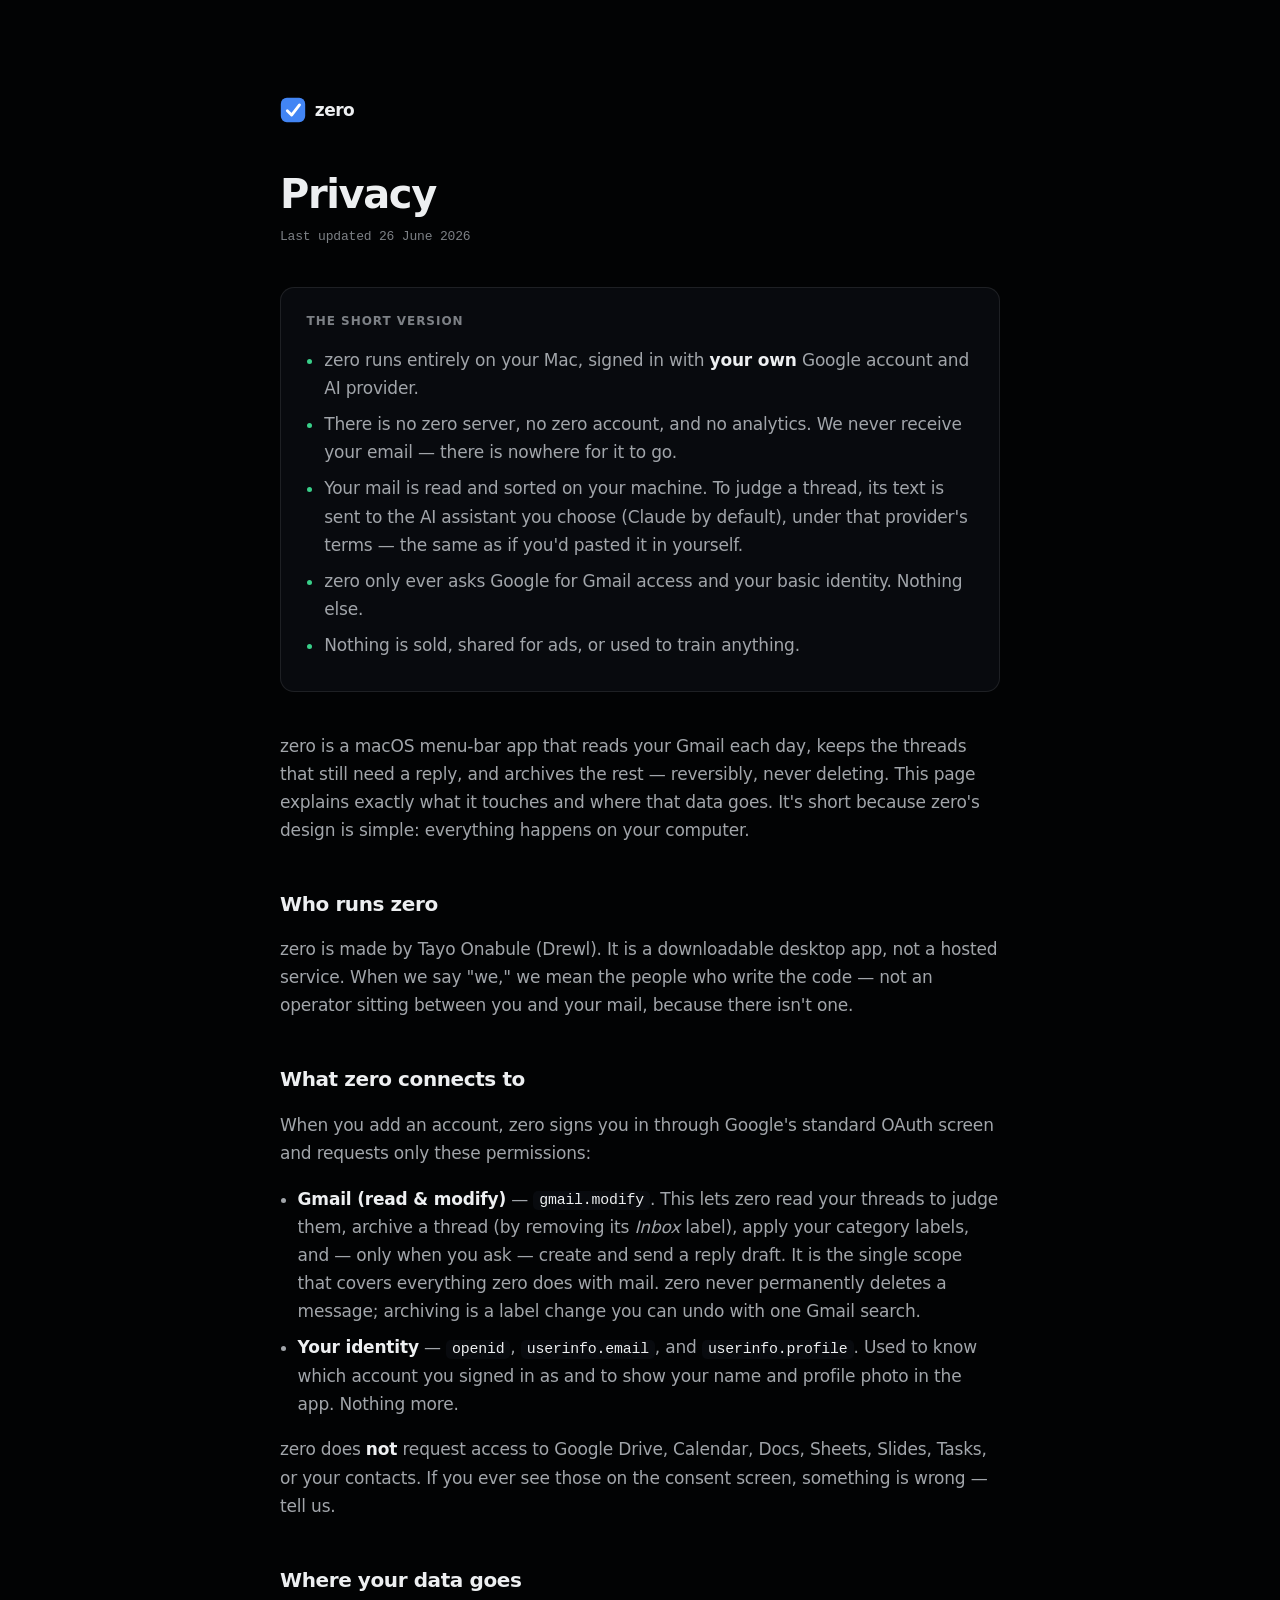
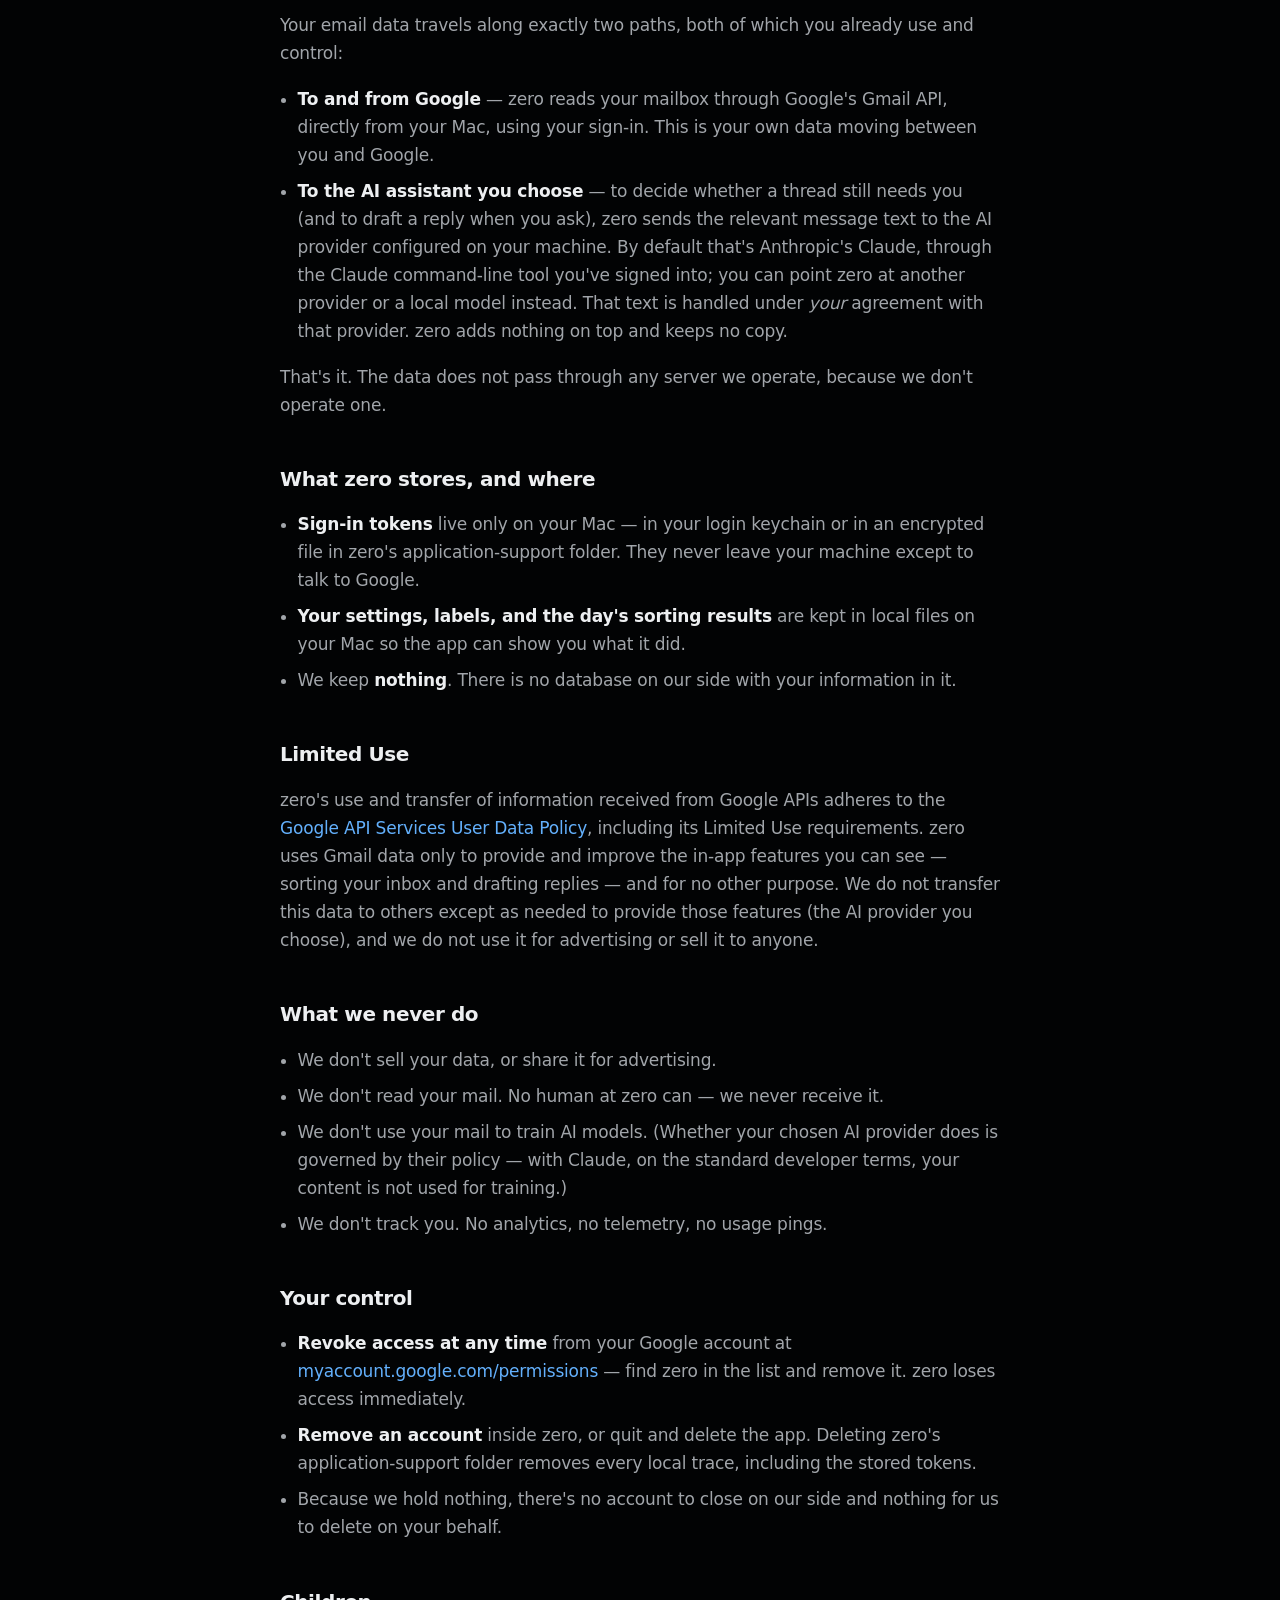
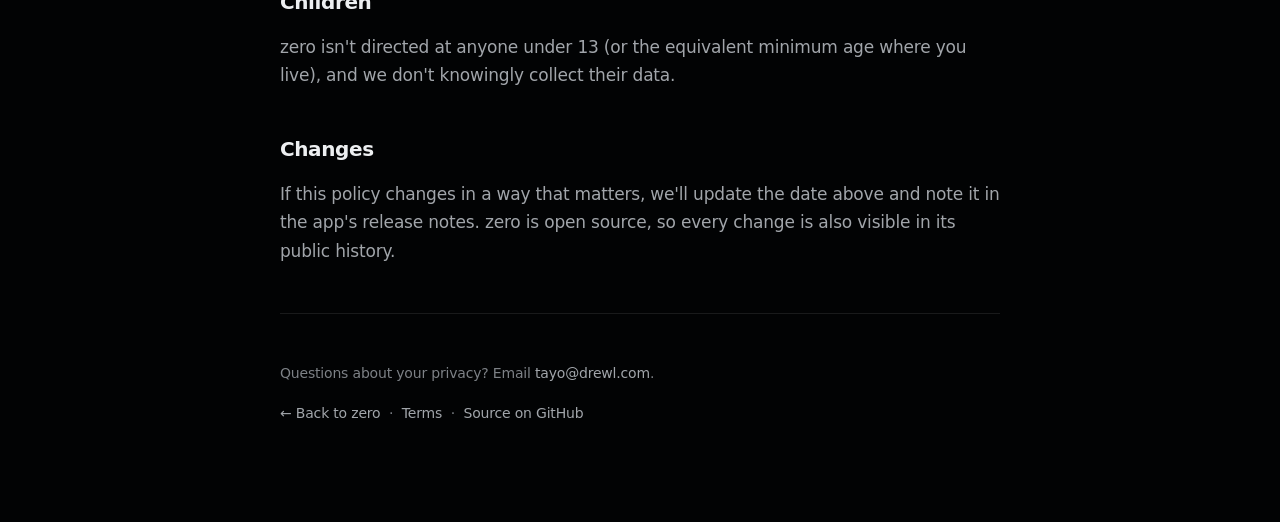
<file: landing/privacy.html>
<!DOCTYPE html>
<html lang="en">
<head>
<meta charset="UTF-8">
<meta name="viewport" content="width=device-width, initial-scale=1.0">
<title>Privacy — zero</title>
<meta name="description" content="How zero handles your email and Google account data. Short version: it runs on your Mac, on your own keys, and sends nothing to us — because there is no us to send it to.">
<link rel="canonical" href="https://zero.headless.com/privacy.html">
<meta name="theme-color" content="#0a0b0d">
<meta name="color-scheme" content="dark">
<meta name="robots" content="index, follow">
<link rel="icon" href="data:image/svg+xml,%3Csvg xmlns='http://www.w3.org/2000/svg' viewBox='0 0 64 64'%3E%3Crect x='2' y='2' width='60' height='60' rx='15' fill='%234285F4'/%3E%3Cpath d='M18 34L28.5 44.5L48 19.5' fill='none' stroke='%23ffffff' stroke-width='7' stroke-linecap='round' stroke-linejoin='round'/%3E%3C/svg%3E">
<style>
  :root {
    --bg:        oklch(9.5%  0.006 255);
    --surface:   oklch(14.5% 0.009 255);
    --hairline:  oklch(100% 0 0 / 0.09);
    --text:      oklch(95%   0.004 255);
    --text-2:    oklch(72%   0.009 255);
    --text-3:    oklch(60%   0.009 255);
    --accent:    oklch(74%   0.135 250);
    --green:     oklch(76%   0.16  158);
    --max: 720px;
    --font: -apple-system, BlinkMacSystemFont, 'Segoe UI', system-ui, sans-serif;
    --mono: ui-monospace, 'SF Mono', Menlo, monospace;
  }
  * { box-sizing: border-box; margin: 0; padding: 0; }
  html { -webkit-text-size-adjust: 100%; }
  body {
    background: var(--bg); color: var(--text-2);
    font-family: var(--font); line-height: 1.65;
    font-size: 1.0625rem; letter-spacing: -0.011em;
    padding: 0 1.5rem; -webkit-font-smoothing: antialiased;
  }
  .wrap { max-width: var(--max); margin: 0 auto; padding: clamp(3rem, 8vw, 6rem) 0 5rem; }
  .brand { display: inline-flex; align-items: center; gap: 0.55rem; color: var(--text); font-weight: 600; font-size: 1.0625rem; letter-spacing: -0.03em; text-decoration: none; margin-bottom: 3rem; }
  .brand svg { width: 26px; height: 26px; }
  h1 { color: var(--text); font-size: clamp(1.9rem, 5vw, 2.5rem); font-weight: 600; letter-spacing: -0.035em; line-height: 1.1; margin-bottom: 0.6rem; }
  .updated { color: var(--text-3); font-family: var(--mono); font-size: 0.8125rem; margin-bottom: 2.5rem; }
  h2 { color: var(--text); font-size: 1.25rem; font-weight: 600; letter-spacing: -0.02em; margin: 2.75rem 0 0.9rem; }
  p { margin-bottom: 1.1rem; }
  ul { margin: 0 0 1.1rem 1.1rem; }
  li { margin-bottom: 0.5rem; }
  a { color: var(--accent); text-decoration: none; }
  a:hover { text-decoration: underline; }
  strong { color: var(--text); font-weight: 600; }
  code { font-family: var(--mono); font-size: 0.875em; background: var(--surface); padding: 0.1em 0.4em; border-radius: 5px; color: var(--text); }
  .tldr { background: var(--surface); border: 1px solid var(--hairline); border-radius: 14px; padding: 1.5rem 1.6rem; margin-bottom: 2.5rem; }
  .tldr h2 { margin-top: 0; font-size: 0.75rem; text-transform: uppercase; letter-spacing: 0.08em; color: var(--text-3); }
  .tldr ul { margin-bottom: 0; }
  .tldr li::marker { color: var(--green); }
  hr { border: none; border-top: 1px solid var(--hairline); margin: 3rem 0; }
  footer { color: var(--text-3); font-size: 0.875rem; }
  footer a { color: var(--text-2); }
</style>
</head>
<body>
<div class="wrap">
  <a class="brand" href="/">
    <svg viewBox="0 0 64 64" aria-hidden="true"><rect x="2" y="2" width="60" height="60" rx="15" fill="#4285F4"/><path d="M18 34L28.5 44.5L48 19.5" fill="none" stroke="#fff" stroke-width="7" stroke-linecap="round" stroke-linejoin="round"/></svg>
    zero
  </a>

  <h1>Privacy</h1>
  <p class="updated">Last updated 26 June 2026</p>

  <div class="tldr">
    <h2>The short version</h2>
    <ul>
      <li>zero runs entirely on your Mac, signed in with <strong>your own</strong> Google account and AI provider.</li>
      <li>There is no zero server, no zero account, and no analytics. We never receive your email — there is nowhere for it to go.</li>
      <li>Your mail is read and sorted on your machine. To judge a thread, its text is sent to the AI assistant you choose (Claude by default), under that provider's terms — the same as if you'd pasted it in yourself.</li>
      <li>zero only ever asks Google for Gmail access and your basic identity. Nothing else.</li>
      <li>Nothing is sold, shared for ads, or used to train anything.</li>
    </ul>
  </div>

  <p>zero is a macOS menu-bar app that reads your Gmail each day, keeps the threads that still need a reply, and archives the rest — reversibly, never deleting. This page explains exactly what it touches and where that data goes. It's short because zero's design is simple: everything happens on your computer.</p>

  <h2>Who runs zero</h2>
  <p>zero is made by Tayo Onabule (Drewl). It is a downloadable desktop app, not a hosted service. When we say "we," we mean the people who write the code — not an operator sitting between you and your mail, because there isn't one.</p>

  <h2>What zero connects to</h2>
  <p>When you add an account, zero signs you in through Google's standard OAuth screen and requests only these permissions:</p>
  <ul>
    <li><strong>Gmail (read &amp; modify)</strong> — <code>gmail.modify</code>. This lets zero read your threads to judge them, archive a thread (by removing its <em>Inbox</em> label), apply your category labels, and — only when you ask — create and send a reply draft. It is the single scope that covers everything zero does with mail. zero never permanently deletes a message; archiving is a label change you can undo with one Gmail search.</li>
    <li><strong>Your identity</strong> — <code>openid</code>, <code>userinfo.email</code>, and <code>userinfo.profile</code>. Used to know which account you signed in as and to show your name and profile photo in the app. Nothing more.</li>
  </ul>
  <p>zero does <strong>not</strong> request access to Google Drive, Calendar, Docs, Sheets, Slides, Tasks, or your contacts. If you ever see those on the consent screen, something is wrong — tell us.</p>

  <h2>Where your data goes</h2>
  <p>Your email data travels along exactly two paths, both of which you already use and control:</p>
  <ul>
    <li><strong>To and from Google</strong> — zero reads your mailbox through Google's Gmail API, directly from your Mac, using your sign-in. This is your own data moving between you and Google.</li>
    <li><strong>To the AI assistant you choose</strong> — to decide whether a thread still needs you (and to draft a reply when you ask), zero sends the relevant message text to the AI provider configured on your machine. By default that's Anthropic's Claude, through the Claude command-line tool you've signed into; you can point zero at another provider or a local model instead. That text is handled under <em>your</em> agreement with that provider. zero adds nothing on top and keeps no copy.</li>
  </ul>
  <p>That's it. The data does not pass through any server we operate, because we don't operate one.</p>

  <h2>What zero stores, and where</h2>
  <ul>
    <li><strong>Sign-in tokens</strong> live only on your Mac — in your login keychain or in an encrypted file in zero's application-support folder. They never leave your machine except to talk to Google.</li>
    <li><strong>Your settings, labels, and the day's sorting results</strong> are kept in local files on your Mac so the app can show you what it did.</li>
    <li>We keep <strong>nothing</strong>. There is no database on our side with your information in it.</li>
  </ul>

  <h2>Limited Use</h2>
  <p>zero's use and transfer of information received from Google APIs adheres to the <a href="https://developers.google.com/terms/api-services-user-data-policy" target="_blank" rel="noopener">Google API Services User Data Policy</a>, including its Limited Use requirements. zero uses Gmail data only to provide and improve the in-app features you can see — sorting your inbox and drafting replies — and for no other purpose. We do not transfer this data to others except as needed to provide those features (the AI provider you choose), and we do not use it for advertising or sell it to anyone.</p>

  <h2>What we never do</h2>
  <ul>
    <li>We don't sell your data, or share it for advertising.</li>
    <li>We don't read your mail. No human at zero can — we never receive it.</li>
    <li>We don't use your mail to train AI models. (Whether your chosen AI provider does is governed by their policy — with Claude, on the standard developer terms, your content is not used for training.)</li>
    <li>We don't track you. No analytics, no telemetry, no usage pings.</li>
  </ul>

  <h2>Your control</h2>
  <ul>
    <li><strong>Revoke access at any time</strong> from your Google account at <a href="https://myaccount.google.com/permissions" target="_blank" rel="noopener">myaccount.google.com/permissions</a> — find zero in the list and remove it. zero loses access immediately.</li>
    <li><strong>Remove an account</strong> inside zero, or quit and delete the app. Deleting zero's application-support folder removes every local trace, including the stored tokens.</li>
    <li>Because we hold nothing, there's no account to close on our side and nothing for us to delete on your behalf.</li>
  </ul>

  <h2>Children</h2>
  <p>zero isn't directed at anyone under 13 (or the equivalent minimum age where you live), and we don't knowingly collect their data.</p>

  <h2>Changes</h2>
  <p>If this policy changes in a way that matters, we'll update the date above and note it in the app's release notes. zero is open source, so every change is also visible in its public history.</p>

  <hr>
  <footer>
    <p>Questions about your privacy? Email <a href="mailto:tayo@drewl.com">tayo@drewl.com</a>.</p>
    <p style="margin-top:0.6rem;"><a href="/">← Back to zero</a> &nbsp;·&nbsp; <a href="/terms.html">Terms</a> &nbsp;·&nbsp; <a href="https://github.com/drewling/zero" target="_blank" rel="noopener">Source on GitHub</a></p>
  </footer>
</div>
</body>
</html>
</file>
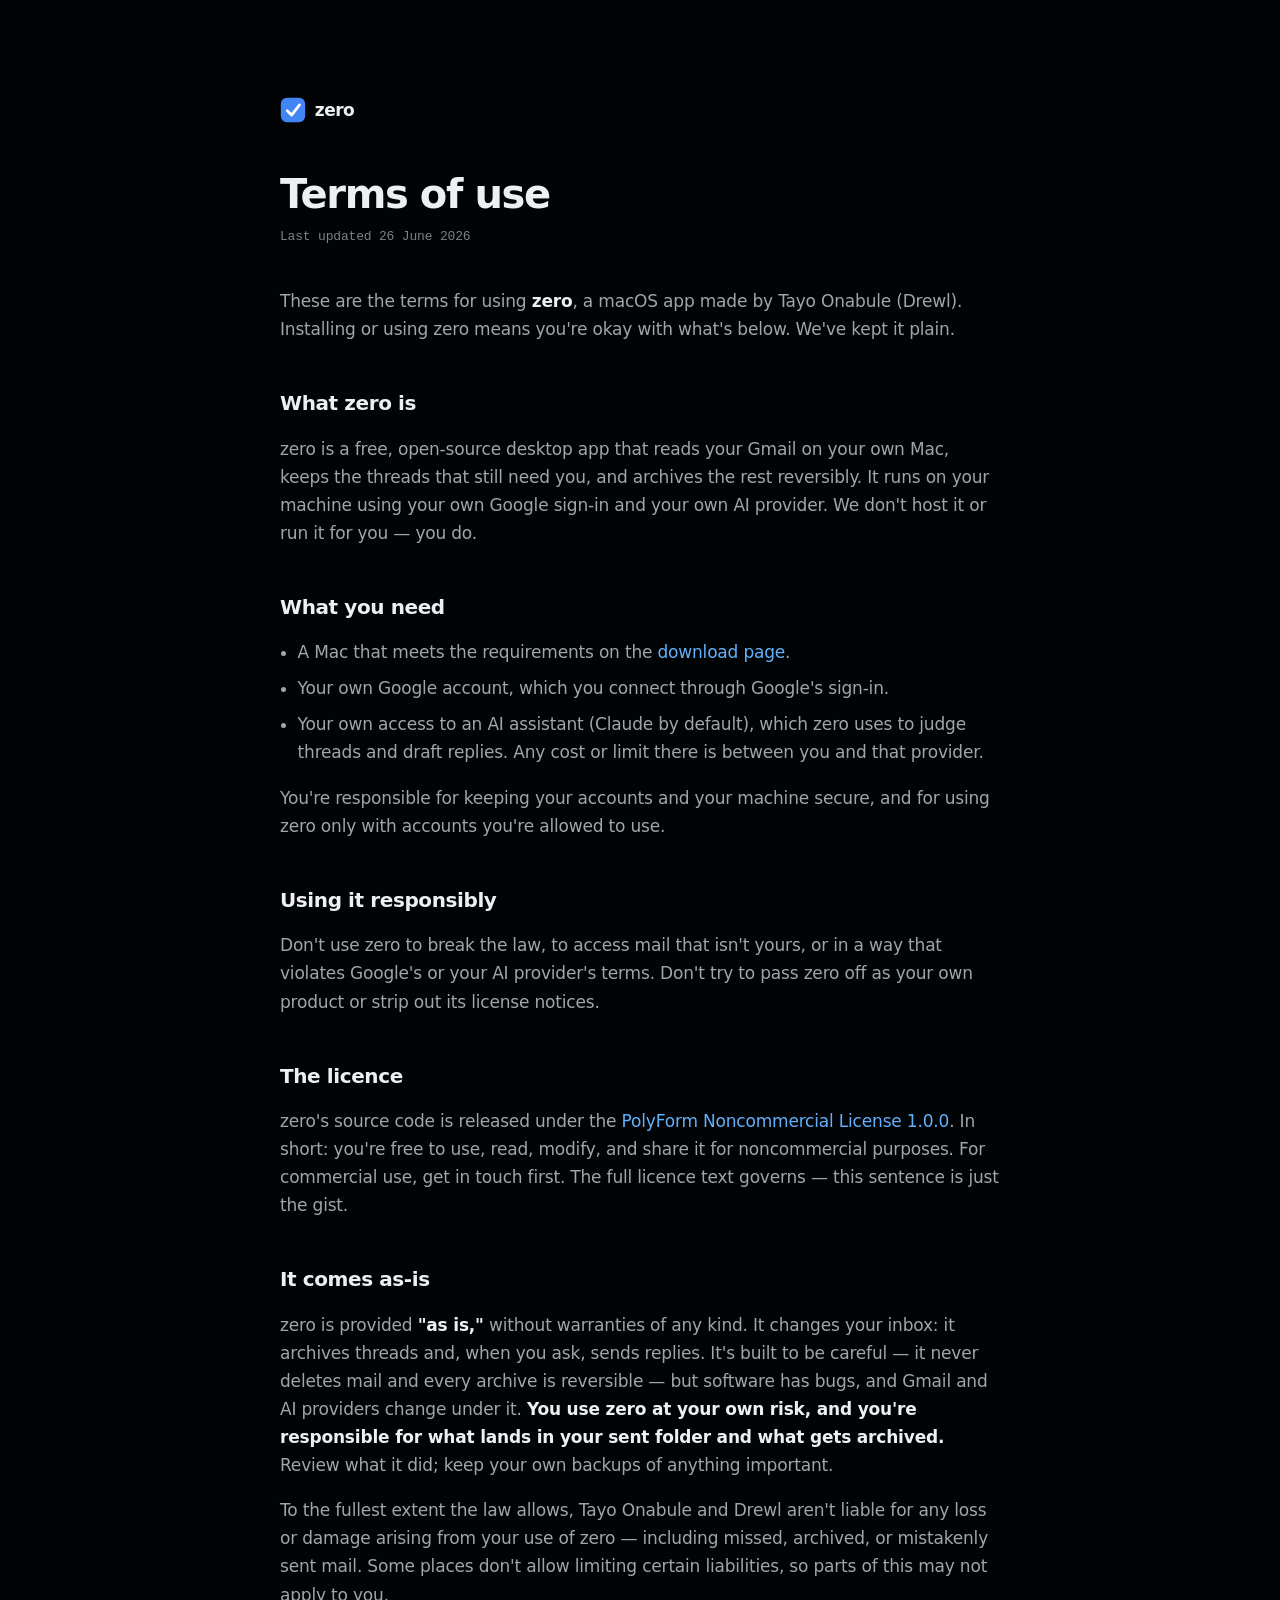
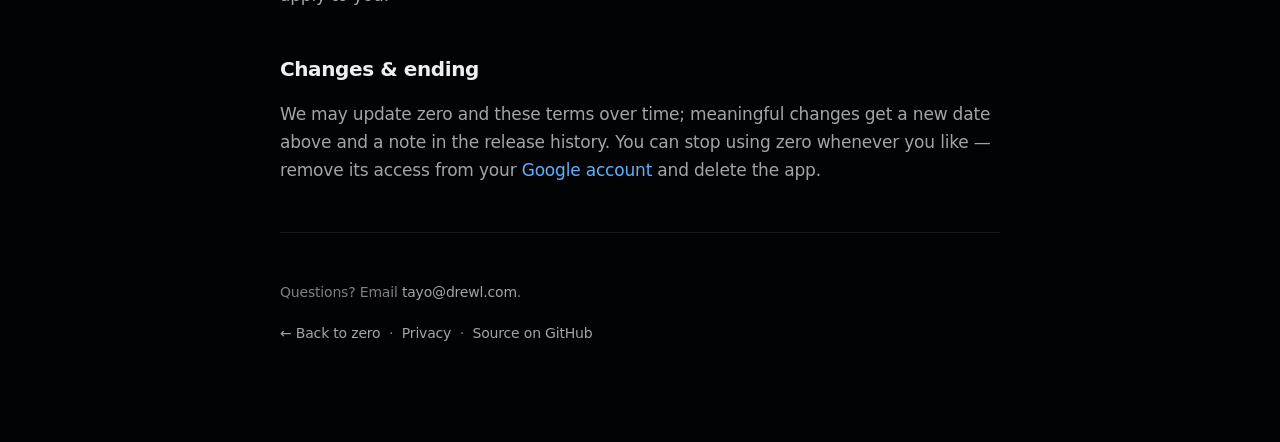
<file: landing/terms.html>
<!DOCTYPE html>
<html lang="en">
<head>
<meta charset="UTF-8">
<meta name="viewport" content="width=device-width, initial-scale=1.0">
<title>Terms — zero</title>
<meta name="description" content="The terms of use for zero: a free, open-source macOS app that sorts your Gmail on your own machine. Plain English, no surprises.">
<link rel="canonical" href="https://zero.headless.com/terms.html">
<meta name="theme-color" content="#0a0b0d">
<meta name="color-scheme" content="dark">
<meta name="robots" content="index, follow">
<link rel="icon" href="data:image/svg+xml,%3Csvg xmlns='http://www.w3.org/2000/svg' viewBox='0 0 64 64'%3E%3Crect x='2' y='2' width='60' height='60' rx='15' fill='%234285F4'/%3E%3Cpath d='M18 34L28.5 44.5L48 19.5' fill='none' stroke='%23ffffff' stroke-width='7' stroke-linecap='round' stroke-linejoin='round'/%3E%3C/svg%3E">
<style>
  :root {
    --bg:        oklch(9.5%  0.006 255);
    --surface:   oklch(14.5% 0.009 255);
    --hairline:  oklch(100% 0 0 / 0.09);
    --text:      oklch(95%   0.004 255);
    --text-2:    oklch(72%   0.009 255);
    --text-3:    oklch(60%   0.009 255);
    --accent:    oklch(74%   0.135 250);
    --green:     oklch(76%   0.16  158);
    --max: 720px;
    --font: -apple-system, BlinkMacSystemFont, 'Segoe UI', system-ui, sans-serif;
    --mono: ui-monospace, 'SF Mono', Menlo, monospace;
  }
  * { box-sizing: border-box; margin: 0; padding: 0; }
  html { -webkit-text-size-adjust: 100%; }
  body {
    background: var(--bg); color: var(--text-2);
    font-family: var(--font); line-height: 1.65;
    font-size: 1.0625rem; letter-spacing: -0.011em;
    padding: 0 1.5rem; -webkit-font-smoothing: antialiased;
  }
  .wrap { max-width: var(--max); margin: 0 auto; padding: clamp(3rem, 8vw, 6rem) 0 5rem; }
  .brand { display: inline-flex; align-items: center; gap: 0.55rem; color: var(--text); font-weight: 600; font-size: 1.0625rem; letter-spacing: -0.03em; text-decoration: none; margin-bottom: 3rem; }
  .brand svg { width: 26px; height: 26px; }
  h1 { color: var(--text); font-size: clamp(1.9rem, 5vw, 2.5rem); font-weight: 600; letter-spacing: -0.035em; line-height: 1.1; margin-bottom: 0.6rem; }
  .updated { color: var(--text-3); font-family: var(--mono); font-size: 0.8125rem; margin-bottom: 2.5rem; }
  h2 { color: var(--text); font-size: 1.25rem; font-weight: 600; letter-spacing: -0.02em; margin: 2.75rem 0 0.9rem; }
  p { margin-bottom: 1.1rem; }
  ul { margin: 0 0 1.1rem 1.1rem; }
  li { margin-bottom: 0.5rem; }
  a { color: var(--accent); text-decoration: none; }
  a:hover { text-decoration: underline; }
  strong { color: var(--text); font-weight: 600; }
  hr { border: none; border-top: 1px solid var(--hairline); margin: 3rem 0; }
  footer { color: var(--text-3); font-size: 0.875rem; }
  footer a { color: var(--text-2); }
</style>
</head>
<body>
<div class="wrap">
  <a class="brand" href="/">
    <svg viewBox="0 0 64 64" aria-hidden="true"><rect x="2" y="2" width="60" height="60" rx="15" fill="#4285F4"/><path d="M18 34L28.5 44.5L48 19.5" fill="none" stroke="#fff" stroke-width="7" stroke-linecap="round" stroke-linejoin="round"/></svg>
    zero
  </a>

  <h1>Terms of use</h1>
  <p class="updated">Last updated 26 June 2026</p>

  <p>These are the terms for using <strong>zero</strong>, a macOS app made by Tayo Onabule (Drewl). Installing or using zero means you're okay with what's below. We've kept it plain.</p>

  <h2>What zero is</h2>
  <p>zero is a free, open-source desktop app that reads your Gmail on your own Mac, keeps the threads that still need you, and archives the rest reversibly. It runs on your machine using your own Google sign-in and your own AI provider. We don't host it or run it for you — you do.</p>

  <h2>What you need</h2>
  <ul>
    <li>A Mac that meets the requirements on the <a href="/">download page</a>.</li>
    <li>Your own Google account, which you connect through Google's sign-in.</li>
    <li>Your own access to an AI assistant (Claude by default), which zero uses to judge threads and draft replies. Any cost or limit there is between you and that provider.</li>
  </ul>
  <p>You're responsible for keeping your accounts and your machine secure, and for using zero only with accounts you're allowed to use.</p>

  <h2>Using it responsibly</h2>
  <p>Don't use zero to break the law, to access mail that isn't yours, or in a way that violates Google's or your AI provider's terms. Don't try to pass zero off as your own product or strip out its license notices.</p>

  <h2>The licence</h2>
  <p>zero's source code is released under the <a href="https://github.com/drewling/zero/blob/master/LICENSE" target="_blank" rel="noopener">PolyForm Noncommercial License 1.0.0</a>. In short: you're free to use, read, modify, and share it for noncommercial purposes. For commercial use, get in touch first. The full licence text governs — this sentence is just the gist.</p>

  <h2>It comes as-is</h2>
  <p>zero is provided <strong>"as is,"</strong> without warranties of any kind. It changes your inbox: it archives threads and, when you ask, sends replies. It's built to be careful — it never deletes mail and every archive is reversible — but software has bugs, and Gmail and AI providers change under it. <strong>You use zero at your own risk, and you're responsible for what lands in your sent folder and what gets archived.</strong> Review what it did; keep your own backups of anything important.</p>
  <p>To the fullest extent the law allows, Tayo Onabule and Drewl aren't liable for any loss or damage arising from your use of zero — including missed, archived, or mistakenly sent mail. Some places don't allow limiting certain liabilities, so parts of this may not apply to you.</p>

  <h2>Changes &amp; ending</h2>
  <p>We may update zero and these terms over time; meaningful changes get a new date above and a note in the release history. You can stop using zero whenever you like — remove its access from your <a href="https://myaccount.google.com/permissions" target="_blank" rel="noopener">Google account</a> and delete the app.</p>

  <hr>
  <footer>
    <p>Questions? Email <a href="mailto:tayo@drewl.com">tayo@drewl.com</a>.</p>
    <p style="margin-top:0.6rem;"><a href="/">← Back to zero</a> &nbsp;·&nbsp; <a href="/privacy.html">Privacy</a> &nbsp;·&nbsp; <a href="https://github.com/drewling/zero" target="_blank" rel="noopener">Source on GitHub</a></p>
  </footer>
</div>
</body>
</html>
</file>
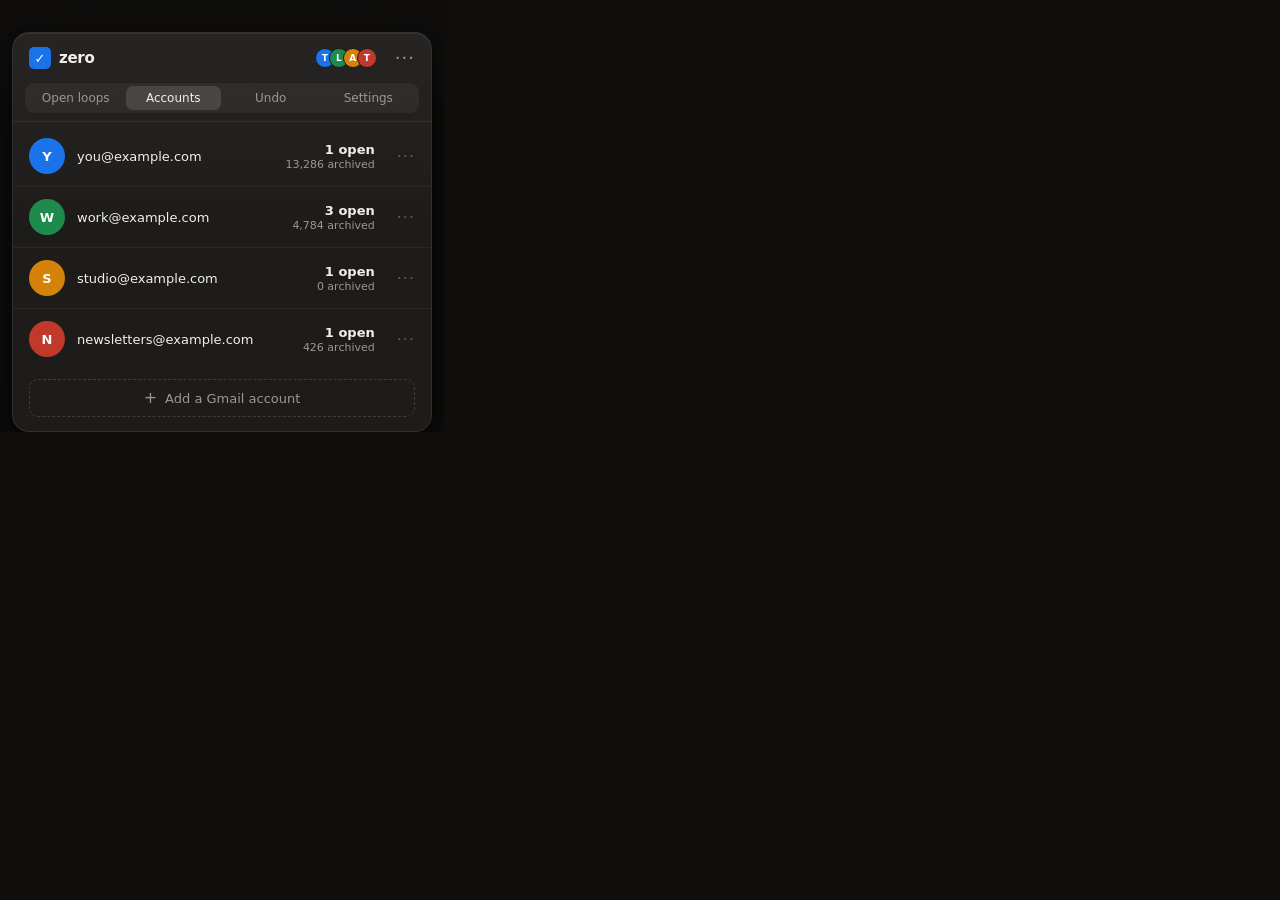
<file: design/mockups/mock-accounts.html>
<!DOCTYPE html>
<html lang="en">
<head>
  <meta charset="UTF-8">
  <meta name="viewport" content="width=444">
  <title>Zero -- Accounts Panel</title>
  <style>
    *, *::before, *::after {
      box-sizing: border-box;
      margin: 0;
      padding: 0;
    }

    html, body {
      margin: 0;
      padding: 0;
      background: #0F0E0D;
      font-family: -apple-system, BlinkMacSystemFont, "SF Pro Text", system-ui, sans-serif;
      -webkit-font-smoothing: antialiased;
      overflow: hidden;
    }

    body {
      display: flex;
      align-items: flex-start;
      justify-content: center;
      padding-top: 32px;
      width: 444px;
      min-height: fit-content;
    }

    .panel {
      width: 420px;
      background: #1E1C1A;
      border-radius: 17px;
      border: 1px solid rgba(255, 255, 255, 0.09);
      box-shadow:
        0 30px 80px rgba(0, 0, 0, 0.7),
        0 2px 8px rgba(0, 0, 0, 0.4),
        inset 0 1px 0 rgba(255, 255, 255, 0.08);
      position: relative;
      overflow: hidden;
    }

    .panel::before {
      content: '';
      position: absolute;
      top: 0;
      left: 0;
      right: 0;
      height: 50%;
      background: linear-gradient(to bottom, rgba(255, 255, 255, 0.04), transparent);
      pointer-events: none;
      border-radius: 17px 17px 0 0;
      z-index: 0;
    }

    /* Beak/arrow at top center */
    .beak {
      position: absolute;
      top: -7px;
      left: 50%;
      transform: translateX(-50%);
      width: 14px;
      height: 7px;
      overflow: visible;
      z-index: 10;
    }

    .beak::before {
      content: '';
      position: absolute;
      top: 0;
      left: 50%;
      transform: translateX(-50%);
      width: 0;
      height: 0;
      border-left: 7px solid transparent;
      border-right: 7px solid transparent;
      border-bottom: 7px solid rgba(255, 255, 255, 0.09);
    }

    .beak::after {
      content: '';
      position: absolute;
      top: 1px;
      left: 50%;
      transform: translateX(-50%);
      width: 0;
      height: 0;
      border-left: 6px solid transparent;
      border-right: 6px solid transparent;
      border-bottom: 6px solid #1E1C1A;
    }

    /* All direct children need z-index 1 to sit above ::before */
    .top-bar,
    .segmented-nav,
    .divider,
    .account-list,
    .add-account {
      position: relative;
      z-index: 1;
    }

    /* TOP BAR */
    .top-bar {
      padding: 14px 16px;
      display: flex;
      align-items: center;
      gap: 8px;
    }

    .app-icon {
      width: 22px;
      height: 22px;
      border-radius: 5px;
      background: #1A73E8;
      display: flex;
      align-items: center;
      justify-content: center;
      flex-shrink: 0;
    }

    .app-icon span {
      font-size: 13px;
      font-weight: 700;
      color: white;
      line-height: 1;
    }

    .wordmark {
      font-size: 15px;
      font-weight: 600;
      color: #F0EFED;
      letter-spacing: -0.3px;
      flex-shrink: 0;
    }

    .spacer {
      flex: 1;
    }

    .avatar-stack {
      display: flex;
      align-items: center;
    }

    .avatar-sm {
      width: 20px;
      height: 20px;
      border-radius: 50%;
      border: 1.5px solid #1E1C1A;
      display: flex;
      align-items: center;
      justify-content: center;
      font-size: 9px;
      font-weight: 700;
      color: white;
      flex-shrink: 0;
    }

    .avatar-sm:not(:first-child) {
      margin-left: -6px;
    }

    .overflow-glyph {
      font-size: 18px;
      color: #9A9894;
      margin-left: 10px;
      line-height: 1;
      letter-spacing: 1px;
    }

    /* SEGMENTED NAV */
    .segmented-nav {
      margin: 0 12px;
      background: rgba(255, 255, 255, 0.05);
      border-radius: 9px;
      padding: 3px;
      display: flex;
      gap: 2px;
    }

    .seg-item {
      flex: 1;
      font-size: 12px;
      font-weight: 400;
      color: #9A9894;
      padding: 5px 10px;
      text-align: center;
      border-radius: 7px;
      white-space: nowrap;
    }

    .seg-item.active {
      background: rgba(255, 255, 255, 0.12);
      color: #F0EFED;
      font-weight: 500;
    }

    /* DIVIDER */
    .divider {
      height: 1px;
      background: rgba(255, 255, 255, 0.07);
      margin-top: 8px;
      margin-bottom: 4px;
    }

    /* ACCOUNT LIST */
    .account-list {
      /* no extra padding, rows handle their own */
    }

    .account-row {
      padding: 12px 16px;
      display: flex;
      align-items: center;
      gap: 12px;
    }

    .account-row + .account-row {
      border-top: 1px solid rgba(255, 255, 255, 0.05);
    }

    .avatar-lg {
      width: 36px;
      height: 36px;
      border-radius: 50%;
      display: flex;
      align-items: center;
      justify-content: center;
      font-size: 13px;
      font-weight: 700;
      color: white;
      flex-shrink: 0;
    }

    .account-mid {
      flex: 1;
      min-width: 0;
    }

    .account-email {
      font-size: 13px;
      font-weight: 500;
      color: #F0EFED;
      white-space: nowrap;
      overflow: hidden;
      text-overflow: ellipsis;
    }

    .account-right {
      text-align: right;
      flex-shrink: 0;
    }

    .count-open {
      font-size: 13px;
      font-weight: 600;
      color: #F0EFED;
      font-variant-numeric: tabular-nums;
      white-space: nowrap;
    }

    .count-archived {
      font-size: 11px;
      color: #9A9894;
      font-variant-numeric: tabular-nums;
      white-space: nowrap;
      margin-top: 1px;
    }

    .row-overflow {
      font-size: 16px;
      color: rgba(154, 152, 148, 0.5);
      margin-left: 10px;
      letter-spacing: 1px;
      flex-shrink: 0;
    }

    /* ADD ACCOUNT */
    .add-account {
      margin: 10px 16px 14px;
      border: 1.5px dashed rgba(255, 255, 255, 0.15);
      border-radius: 9px;
      padding: 10px 16px;
      display: flex;
      align-items: center;
      justify-content: center;
      gap: 8px;
    }

    .add-plus {
      font-size: 16px;
      color: #9A9894;
      line-height: 1;
    }

    .add-label {
      font-size: 13px;
      color: #9A9894;
    }
  </style>
</head>
<body>
  <div class="panel">
    <div class="beak"></div>

    <!-- TOP BAR -->
    <div class="top-bar">
      <div class="app-icon"><span>&#10003;</span></div>
      <div class="wordmark">zero</div>
      <div class="spacer"></div>
      <div class="avatar-stack">
        <div class="avatar-sm" style="background: #1A73E8;">T</div>
        <div class="avatar-sm" style="background: #1E8A4C;">L</div>
        <div class="avatar-sm" style="background: #D4820A;">A</div>
        <div class="avatar-sm" style="background: #C0392B;">T</div>
      </div>
      <div class="overflow-glyph">&#xB7;&#xB7;&#xB7;</div>
    </div>

    <!-- SEGMENTED NAV -->
    <div class="segmented-nav">
      <div class="seg-item">Open loops</div>
      <div class="seg-item active">Accounts</div>
      <div class="seg-item">Undo</div>
      <div class="seg-item">Settings</div>
    </div>

    <!-- DIVIDER -->
    <div class="divider"></div>

    <!-- ACCOUNT LIST -->
    <div class="account-list">

      <div class="account-row">
        <div class="avatar-lg" style="background: #1A73E8;">Y</div>
        <div class="account-mid">
          <div class="account-email">you@example.com</div>
        </div>
        <div class="account-right">
          <div class="count-open">1 open</div>
          <div class="count-archived">13,286 archived</div>
        </div>
        <div class="row-overflow">&#xB7;&#xB7;&#xB7;</div>
      </div>

      <div class="account-row">
        <div class="avatar-lg" style="background: #1E8A4C;">W</div>
        <div class="account-mid">
          <div class="account-email">work@example.com</div>
        </div>
        <div class="account-right">
          <div class="count-open">3 open</div>
          <div class="count-archived">4,784 archived</div>
        </div>
        <div class="row-overflow">&#xB7;&#xB7;&#xB7;</div>
      </div>

      <div class="account-row">
        <div class="avatar-lg" style="background: #D4820A;">S</div>
        <div class="account-mid">
          <div class="account-email">studio@example.com</div>
        </div>
        <div class="account-right">
          <div class="count-open">1 open</div>
          <div class="count-archived">0 archived</div>
        </div>
        <div class="row-overflow">&#xB7;&#xB7;&#xB7;</div>
      </div>

      <div class="account-row">
        <div class="avatar-lg" style="background: #C0392B;">N</div>
        <div class="account-mid">
          <div class="account-email">newsletters@example.com</div>
        </div>
        <div class="account-right">
          <div class="count-open">1 open</div>
          <div class="count-archived">426 archived</div>
        </div>
        <div class="row-overflow">&#xB7;&#xB7;&#xB7;</div>
      </div>

    </div>

    <!-- ADD ACCOUNT -->
    <div class="add-account">
      <span class="add-plus">+</span>
      <span class="add-label">Add a Gmail account</span>
    </div>

  </div>
</body>
</html>
</file>
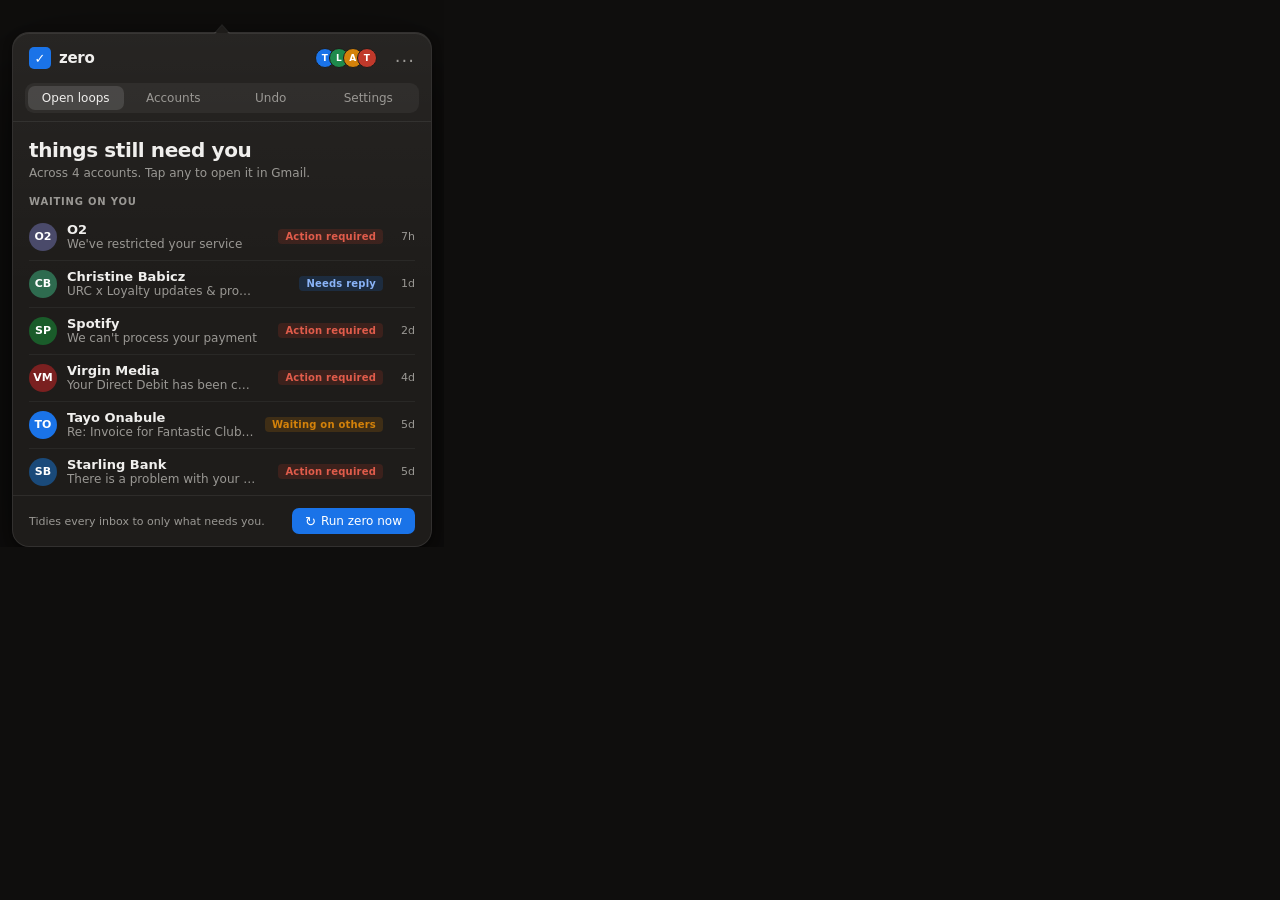
<file: design/mockups/mock-loops.html>
<!DOCTYPE html>
<html lang="en">
<head>
<meta charset="UTF-8">
<meta name="viewport" content="width=444">
<title>zero -- Open Loops</title>
<style>
  *, *::before, *::after { box-sizing: border-box; margin: 0; padding: 0; }
  html, body {
    margin: 0;
    padding: 0;
    background: #0F0E0D;
    font-family: -apple-system, BlinkMacSystemFont, "SF Pro Text", system-ui, sans-serif;
    -webkit-font-smoothing: antialiased;
    overflow: hidden;
  }
  body {
    display: flex;
    align-items: flex-start;
    justify-content: center;
    padding-top: 32px;
    width: 444px;
    min-height: fit-content;
  }

  /* Panel */
  .panel {
    position: relative;
    width: 420px;
    background: #1E1C1A;
    border-radius: 17px;
    border: 1px solid rgba(255,255,255,0.09);
    box-shadow:
      0 30px 80px rgba(0,0,0,0.7),
      0 2px 8px rgba(0,0,0,0.4),
      inset 0 1px 0 rgba(255,255,255,0.08);
    overflow: visible;
  }

  /* Glass sheen */
  .panel::before {
    content: '';
    position: absolute;
    top: 0; left: 0; right: 0;
    height: 50%;
    background: linear-gradient(to bottom, rgba(255,255,255,0.04), transparent);
    pointer-events: none;
    border-radius: 17px 17px 0 0;
    z-index: 1;
  }

  /* Beak/arrow pointing up */
  .beak {
    position: absolute;
    top: -9px;
    left: 50%;
    transform: translateX(-50%);
    width: 0;
    height: 0;
  }
  .beak::before {
    content: '';
    position: absolute;
    top: 0;
    left: 50%;
    transform: translateX(-50%);
    width: 0; height: 0;
    border-left: 8px solid transparent;
    border-right: 8px solid transparent;
    border-bottom: 9px solid rgba(255,255,255,0.09);
  }
  .beak::after {
    content: '';
    position: absolute;
    top: 2px;
    left: 50%;
    transform: translateX(-50%);
    width: 0; height: 0;
    border-left: 7px solid transparent;
    border-right: 7px solid transparent;
    border-bottom: 8px solid #1E1C1A;
  }

  /* Panel inner clip for radius */
  .panel-inner {
    border-radius: 17px;
    overflow: hidden;
    position: relative;
    z-index: 2;
  }

  /* TOP BAR */
  .top-bar {
    display: flex;
    align-items: center;
    gap: 8px;
    padding: 14px 16px;
  }
  .app-icon {
    width: 22px;
    height: 22px;
    border-radius: 5px;
    background: #1A73E8;
    display: flex;
    align-items: center;
    justify-content: center;
    flex-shrink: 0;
    color: white;
    font-size: 13px;
    font-weight: 700;
    line-height: 1;
  }
  .wordmark {
    font-size: 15px;
    font-weight: 600;
    color: #F0EFED;
    letter-spacing: -0.3px;
  }
  .spacer { flex: 1; }
  .avatar-stack {
    display: flex;
    align-items: center;
  }
  .avatar {
    width: 20px;
    height: 20px;
    border-radius: 50%;
    display: flex;
    align-items: center;
    justify-content: center;
    font-size: 9px;
    font-weight: 700;
    color: white;
    border: 1.5px solid #1E1C1A;
    flex-shrink: 0;
  }
  .avatar + .avatar { margin-left: -6px; }
  .av-t  { background: #1A73E8; }
  .av-l  { background: #1E8A4C; }
  .av-a  { background: #D4820A; }
  .av-t2 { background: #C0392B; }
  .overflow-glyph {
    font-size: 18px;
    color: #9A9894;
    margin-left: 10px;
    letter-spacing: 1px;
    line-height: 1;
    padding-bottom: 4px;
  }

  /* SEGMENTED NAV */
  .seg-nav {
    margin: 0 12px;
    background: rgba(255,255,255,0.05);
    border-radius: 9px;
    padding: 3px;
    display: flex;
    gap: 2px;
  }
  .seg {
    flex: 1;
    font-size: 12px;
    font-weight: 400;
    color: #9A9894;
    text-align: center;
    padding: 5px 10px;
    border-radius: 7px;
    cursor: default;
    white-space: nowrap;
  }
  .seg.active {
    background: rgba(255,255,255,0.12);
    color: #F0EFED;
    font-weight: 500;
  }

  /* DIVIDER */
  .divider {
    height: 1px;
    background: rgba(255,255,255,0.07);
    margin: 8px 0 0;
  }

  /* HERO */
  .hero {
    padding: 16px 16px 10px;
  }
  .hero-title {
    font-size: 20px;
    font-weight: 600;
    color: #F0EFED;
    line-height: 1.2;
    letter-spacing: -0.4px;
  }
  .hero-sub {
    font-size: 12px;
    color: #9A9894;
    margin-top: 4px;
  }

  /* SMALL-CAPS LABEL */
  .section-label {
    font-size: 10px;
    font-weight: 700;
    letter-spacing: 0.8px;
    color: #9A9894;
    padding: 6px 16px 6px;
    text-transform: uppercase;
  }

  /* LOOP ROWS */
  .loop-list {}
  .loop-row {
    display: flex;
    align-items: center;
    gap: 10px;
    padding: 9px 16px;
    position: relative;
  }
  .loop-row + .loop-row::before {
    content: '';
    position: absolute;
    top: 0; left: 16px; right: 16px;
    height: 1px;
    background: rgba(255,255,255,0.05);
  }
  .row-avatar {
    width: 28px;
    height: 28px;
    border-radius: 50%;
    display: flex;
    align-items: center;
    justify-content: center;
    font-size: 11px;
    font-weight: 700;
    color: white;
    flex-shrink: 0;
  }
  .row-meta {
    flex: 1;
    min-width: 0;
  }
  .row-sender {
    font-size: 13px;
    font-weight: 600;
    color: #F0EFED;
    white-space: nowrap;
    overflow: hidden;
    text-overflow: ellipsis;
  }
  .row-subject {
    font-size: 12px;
    color: #9A9894;
    white-space: nowrap;
    overflow: hidden;
    text-overflow: ellipsis;
    max-width: 190px;
  }
  .tag {
    font-size: 10px;
    font-weight: 600;
    padding: 2px 7px;
    border-radius: 4px;
    letter-spacing: 0.2px;
    white-space: nowrap;
    flex-shrink: 0;
  }
  .tag-red   { background: rgba(192,57,43,0.18); color: #E05C4B; }
  .tag-blue  { background: rgba(26,115,232,0.18); color: #8AB4F8; }
  .tag-amber { background: rgba(212,130,10,0.18); color: #D4820A; }
  .row-time {
    font-size: 11px;
    color: #9A9894;
    margin-left: 8px;
    font-variant-numeric: tabular-nums;
    white-space: nowrap;
    flex-shrink: 0;
  }

  /* FOOTER */
  .footer {
    border-top: 1px solid rgba(255,255,255,0.07);
    padding: 12px 16px;
    display: flex;
    align-items: center;
    gap: 10px;
    margin-top: auto;
  }
  .footer-text {
    font-size: 11px;
    color: #9A9894;
    flex: 1;
  }
  .run-btn {
    background: #1A73E8;
    color: white;
    font-size: 12px;
    font-weight: 500;
    padding: 6px 13px;
    border-radius: 7px;
    display: flex;
    align-items: center;
    gap: 5px;
    white-space: nowrap;
    flex-shrink: 0;
    cursor: default;
    font-family: inherit;
  }
  .refresh-icon {
    font-size: 13px;
    line-height: 1;
  }
</style>
</head>
<body>
  <div class="panel">
    <div class="beak"></div>
    <div class="panel-inner">

      <!-- TOP BAR -->
      <div class="top-bar">
        <div class="app-icon">&#10003;</div>
        <span class="wordmark">zero</span>
        <div class="spacer"></div>
        <div class="avatar-stack">
          <div class="avatar av-t">T</div>
          <div class="avatar av-l">L</div>
          <div class="avatar av-a">A</div>
          <div class="avatar av-t2">T</div>
        </div>
        <span class="overflow-glyph">...</span>
      </div>

      <!-- SEGMENTED NAV -->
      <div class="seg-nav">
        <div class="seg active">Open loops</div>
        <div class="seg">Accounts</div>
        <div class="seg">Undo</div>
        <div class="seg">Settings</div>
      </div>

      <!-- DIVIDER -->
      <div class="divider"></div>

      <!-- HERO -->
      <div class="hero">
        <div class="hero-title">things still need you</div>
        <div class="hero-sub">Across 4 accounts. Tap any to open it in Gmail.</div>
      </div>

      <!-- SECTION LABEL -->
      <div class="section-label">Waiting on you</div>

      <!-- LOOP ROWS -->
      <div class="loop-list">

        <div class="loop-row">
          <div class="row-avatar" style="background:#4A4A6A;">O2</div>
          <div class="row-meta">
            <div class="row-sender">O2</div>
            <div class="row-subject">We've restricted your service</div>
          </div>
          <span class="tag tag-red">Action required</span>
          <span class="row-time">7h</span>
        </div>

        <div class="loop-row">
          <div class="row-avatar" style="background:#2E6B4F;">CB</div>
          <div class="row-meta">
            <div class="row-sender">Christine Babicz</div>
            <div class="row-subject">URC x Loyalty updates &amp; progress</div>
          </div>
          <span class="tag tag-blue">Needs reply</span>
          <span class="row-time">1d</span>
        </div>

        <div class="loop-row">
          <div class="row-avatar" style="background:#1A5C2A;">SP</div>
          <div class="row-meta">
            <div class="row-sender">Spotify</div>
            <div class="row-subject">We can't process your payment</div>
          </div>
          <span class="tag tag-red">Action required</span>
          <span class="row-time">2d</span>
        </div>

        <div class="loop-row">
          <div class="row-avatar" style="background:#7A2020;">VM</div>
          <div class="row-meta">
            <div class="row-sender">Virgin Media</div>
            <div class="row-subject">Your Direct Debit has been cancelled</div>
          </div>
          <span class="tag tag-red">Action required</span>
          <span class="row-time">4d</span>
        </div>

        <div class="loop-row">
          <div class="row-avatar" style="background:#1A73E8;">TO</div>
          <div class="row-meta">
            <div class="row-sender">Tayo Onabule</div>
            <div class="row-subject">Re: Invoice for Fantastic Club membership</div>
          </div>
          <span class="tag tag-amber">Waiting on others</span>
          <span class="row-time">5d</span>
        </div>

        <div class="loop-row">
          <div class="row-avatar" style="background:#1A4A7A;">SB</div>
          <div class="row-meta">
            <div class="row-sender">Starling Bank</div>
            <div class="row-subject">There is a problem with your scheduled payments</div>
          </div>
          <span class="tag tag-red">Action required</span>
          <span class="row-time">5d</span>
        </div>

      </div>

      <!-- FOOTER -->
      <div class="footer">
        <span class="footer-text">Tidies every inbox to only what needs you.</span>
        <div class="run-btn">
          <span class="refresh-icon">&#8635;</span>
          Run zero now
        </div>
      </div>

    </div><!-- /panel-inner -->
  </div><!-- /panel -->
</body>
</html>
</file>
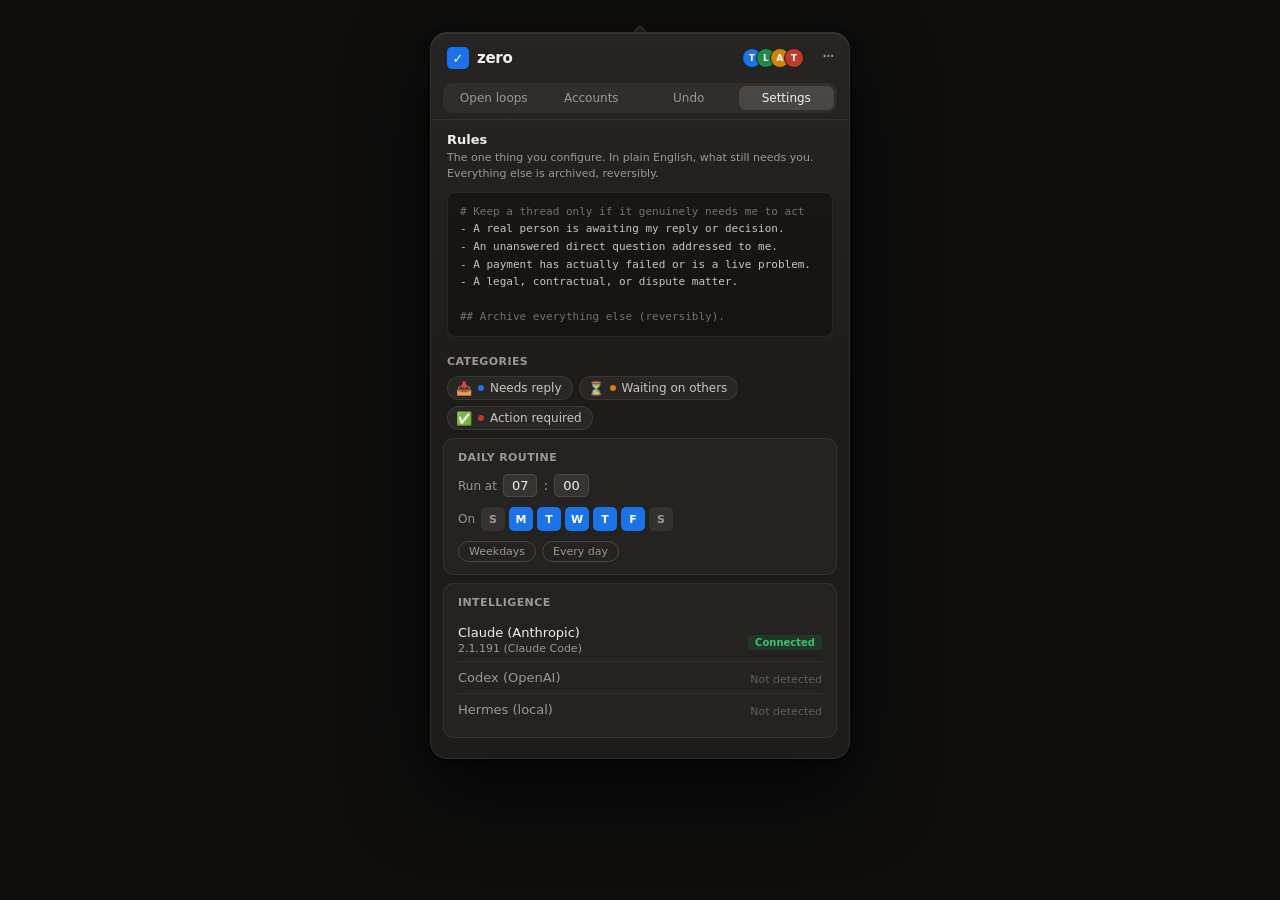
<file: design/mockups/mock-policy.html>
<!DOCTYPE html>
<html lang="en">
<head>
<meta charset="UTF-8">
<meta name="viewport" content="width=444, initial-scale=1">
<title>zero -- Settings panel mock</title>
<style>
  *, *::before, *::after { box-sizing: border-box; margin: 0; padding: 0; }

  html, body {
    width: 444px;
    margin: 0 auto;
    background: #0F0E0D;
    font-family: -apple-system, BlinkMacSystemFont, "SF Pro Text", system-ui, sans-serif;
    -webkit-font-smoothing: antialiased;
  }

  body {
    display: flex;
    align-items: flex-start;
    justify-content: center;
    padding-top: 32px;
    padding-bottom: 48px;
  }

  /* ---- Beak ---- */
  .beak {
    position: absolute;
    top: -8px;
    left: 50%;
    transform: translateX(-50%);
    width: 16px;
    height: 8px;
    overflow: hidden;
    z-index: 10;
  }
  .beak::after {
    content: '';
    display: block;
    width: 12px;
    height: 12px;
    background: #1E1C1A;
    border: 1px solid rgba(255,255,255,0.09);
    border-radius: 2px;
    transform: rotate(45deg);
    margin: 4px auto 0;
    box-shadow: -1px -1px 0 rgba(255,255,255,0.06);
  }

  /* ---- Panel ---- */
  .panel {
    position: relative;
    width: 420px;
    border-radius: 17px;
    background: #1E1C1A;
    border: 1px solid rgba(255,255,255,0.09);
    box-shadow:
      0 30px 80px rgba(0,0,0,0.7),
      0 2px 8px rgba(0,0,0,0.4),
      inset 0 1px 0 rgba(255,255,255,0.08);
    overflow: hidden;
  }

  /* Glass sheen */
  .panel::before {
    content: '';
    position: absolute;
    top: 0; left: 0; right: 0;
    height: 50%;
    background: linear-gradient(to bottom, rgba(255,255,255,0.04), transparent);
    pointer-events: none;
    border-radius: 17px 17px 0 0;
    z-index: 0;
  }

  /* All direct children sit above the sheen */
  .panel > * { position: relative; z-index: 1; }

  /* ---- Top bar ---- */
  .topbar {
    display: flex;
    align-items: center;
    gap: 8px;
    padding: 14px 16px;
  }

  .app-icon {
    width: 22px;
    height: 22px;
    border-radius: 5px;
    background: #1A73E8;
    display: flex;
    align-items: center;
    justify-content: center;
    flex-shrink: 0;
    font-size: 13px;
    font-weight: 700;
    color: white;
    line-height: 1;
  }

  .wordmark {
    font-size: 15px;
    font-weight: 600;
    color: #F0EFED;
    letter-spacing: -0.3px;
  }

  .topbar-spacer { flex: 1; }

  .avatar-stack {
    display: flex;
    align-items: center;
  }

  .avatar {
    width: 20px;
    height: 20px;
    border-radius: 50%;
    display: flex;
    align-items: center;
    justify-content: center;
    font-size: 9px;
    font-weight: 700;
    color: white;
    border: 1.5px solid #1E1C1A;
    flex-shrink: 0;
  }
  .avatar + .avatar { margin-left: -6px; }

  .av-blue  { background: #1A73E8; }
  .av-green { background: #1E8A4C; }
  .av-amber { background: #D4820A; }
  .av-red   { background: #C0392B; }

  .overflow-glyph {
    font-size: 18px;
    color: #9A9894;
    margin-left: 10px;
    letter-spacing: -2px;
    line-height: 1;
    padding-bottom: 4px;
  }

  /* ---- Segmented nav ---- */
  .seg-nav {
    margin: 0 12px;
    background: rgba(255,255,255,0.05);
    border-radius: 9px;
    padding: 3px;
    display: flex;
    gap: 2px;
  }

  .seg-item {
    flex: 1;
    font-size: 12px;
    padding: 5px 10px;
    text-align: center;
    border-radius: 7px;
    color: #9A9894;
    font-weight: 400;
    cursor: default;
    user-select: none;
  }

  .seg-item.active {
    background: rgba(255,255,255,0.12);
    color: #F0EFED;
    font-weight: 500;
  }

  /* ---- Divider ---- */
  .divider {
    height: 1px;
    background: rgba(255,255,255,0.07);
    margin: 6px 0 0;
  }

  /* ---- Rules section ---- */
  .rules-section {
    padding: 12px 16px 8px;
  }

  .section-header-row {
    display: flex;
    align-items: baseline;
    gap: 8px;
  }

  .section-title {
    font-size: 13px;
    font-weight: 600;
    color: #F0EFED;
  }

  .section-subtitle {
    font-size: 11px;
    color: #9A9894;
    line-height: 1.45;
    margin-top: 3px;
  }

  .policy-box {
    margin-top: 10px;
    background: rgba(0,0,0,0.3);
    border: 1px solid rgba(255,255,255,0.08);
    border-radius: 8px;
    padding: 10px 12px;
    overflow-x: auto;
  }

  .policy-box pre {
    font-family: "SF Mono", "Menlo", "Monaco", Consolas, monospace;
    font-size: 11px;
    line-height: 1.6;
    color: #C8C6C2;
    white-space: pre;
    margin: 0;
  }

  .policy-comment { color: rgba(154,152,148,0.7); }
  .policy-text    { color: #C8C6C2; }

  /* ---- Categories section ---- */
  .categories-section {
    padding: 10px 16px 8px;
  }

  .cat-label {
    font-size: 11px;
    font-weight: 600;
    color: #9A9894;
    letter-spacing: 0.4px;
    text-transform: uppercase;
    margin-bottom: 8px;
  }

  .cat-chips {
    display: flex;
    flex-wrap: wrap;
    gap: 6px;
  }

  .cat-chip {
    display: inline-flex;
    align-items: center;
    gap: 6px;
    background: rgba(255,255,255,0.05);
    border: 1px solid rgba(255,255,255,0.08);
    border-radius: 20px;
    padding: 4px 10px 4px 8px;
  }

  .chip-emoji {
    font-size: 13px;
    line-height: 1;
  }

  .chip-dot {
    width: 6px;
    height: 6px;
    border-radius: 50%;
    flex-shrink: 0;
  }

  .chip-name {
    font-size: 12px;
    color: #C8C6C2;
  }

  /* ---- Card base ---- */
  .card {
    margin: 0 12px 8px;
    background: rgba(255,255,255,0.03);
    border: 1px solid rgba(255,255,255,0.07);
    border-radius: 11px;
    padding: 12px 14px;
  }

  .card-label {
    font-size: 11px;
    font-weight: 600;
    color: #9A9894;
    letter-spacing: 0.4px;
    text-transform: uppercase;
    margin-bottom: 10px;
  }

  /* ---- Daily routine card ---- */
  .time-row {
    display: flex;
    align-items: center;
    gap: 6px;
    margin-bottom: 10px;
  }

  .time-label {
    font-size: 12px;
    color: #9A9894;
  }

  .stepper-box {
    background: rgba(255,255,255,0.08);
    border: 1px solid rgba(255,255,255,0.1);
    border-radius: 5px;
    padding: 3px 8px;
    font-size: 13px;
    font-weight: 500;
    color: #F0EFED;
    font-variant-numeric: tabular-nums;
    font-family: -apple-system, BlinkMacSystemFont, "SF Pro Text", system-ui, sans-serif;
    min-width: 28px;
    text-align: center;
  }

  .time-sep {
    font-size: 14px;
    color: #9A9894;
    line-height: 1;
    margin-bottom: 1px;
  }

  .days-row {
    display: flex;
    align-items: center;
    gap: 4px;
    margin-bottom: 10px;
  }

  .days-label {
    font-size: 12px;
    color: #9A9894;
    margin-right: 2px;
  }

  .day-pill {
    width: 24px;
    height: 24px;
    border-radius: 5px;
    display: flex;
    align-items: center;
    justify-content: center;
    font-size: 11px;
    font-weight: 600;
  }

  .day-active {
    background: #1A73E8;
    color: white;
  }

  .day-inactive {
    background: rgba(255,255,255,0.07);
    color: #9A9894;
  }

  .quick-row {
    display: flex;
    gap: 6px;
  }

  .quick-pill {
    display: inline-flex;
    align-items: center;
    border: 1px solid rgba(255,255,255,0.15);
    border-radius: 20px;
    padding: 3px 10px;
    font-size: 11px;
    color: #9A9894;
    background: transparent;
    cursor: default;
    user-select: none;
  }

  /* ---- Intelligence card ---- */
  .provider-row {
    display: flex;
    align-items: center;
    gap: 8px;
    padding: 6px 0;
  }

  .provider-row + .provider-row {
    border-top: 1px solid rgba(255,255,255,0.05);
  }

  .provider-left {
    flex: 1;
    display: flex;
    flex-direction: column;
    gap: 2px;
  }

  .provider-name {
    font-size: 13px;
    font-weight: 500;
    color: #F0EFED;
  }

  .provider-name.dim {
    font-weight: 400;
    color: #9A9894;
  }

  .provider-sub {
    font-size: 11px;
    color: #9A9894;
  }

  .provider-right {
    flex-shrink: 0;
  }

  .status-chip {
    border-radius: 4px;
    padding: 2px 7px;
    font-size: 10px;
    font-weight: 600;
  }

  .chip-green {
    background: rgba(30,138,76,0.18);
    color: #3DBE75;
  }

  .not-detected {
    font-size: 11px;
    color: rgba(154,152,148,0.5);
  }

  /* Bottom padding inside panel */
  .panel-bottom { height: 6px; }
</style>
</head>
<body>

<div style="position:relative;">
  <div class="beak"></div>

  <div class="panel">

    <!-- TOP BAR -->
    <div class="topbar">
      <div class="app-icon">&#10003;</div>
      <span class="wordmark">zero</span>
      <div class="topbar-spacer"></div>
      <div class="avatar-stack">
        <div class="avatar av-blue">T</div>
        <div class="avatar av-green">L</div>
        <div class="avatar av-amber">A</div>
        <div class="avatar av-red">T</div>
      </div>
      <span class="overflow-glyph">&#xB7;&#xB7;&#xB7;</span>
    </div>

    <!-- SEGMENTED NAV -->
    <div class="seg-nav">
      <div class="seg-item">Open loops</div>
      <div class="seg-item">Accounts</div>
      <div class="seg-item">Undo</div>
      <div class="seg-item active">Settings</div>
    </div>

    <!-- DIVIDER -->
    <div class="divider"></div>

    <!-- RULES SECTION -->
    <div class="rules-section">
      <div class="section-header-row">
        <span class="section-title">Rules</span>
      </div>
      <p class="section-subtitle">The one thing you configure. In plain English, what still needs you. Everything else is archived, reversibly.</p>

      <div class="policy-box">
        <pre><span class="policy-comment"># Keep a thread only if it genuinely needs me to act</span>
<span class="policy-text">- A real person is awaiting my reply or decision.</span>
<span class="policy-text">- An unanswered direct question addressed to me.</span>
<span class="policy-text">- A payment has actually failed or is a live problem.</span>
<span class="policy-text">- A legal, contractual, or dispute matter.</span>

<span class="policy-comment">## Archive everything else (reversibly).</span></pre>
      </div>
    </div>

    <!-- CATEGORIES SECTION -->
    <div class="categories-section">
      <div class="cat-label">Categories</div>
      <div class="cat-chips">
        <div class="cat-chip">
          <span class="chip-emoji">&#x1F4E5;</span>
          <span class="chip-dot" style="background:#1A73E8;"></span>
          <span class="chip-name">Needs reply</span>
        </div>
        <div class="cat-chip">
          <span class="chip-emoji">&#x23F3;</span>
          <span class="chip-dot" style="background:#D4820A;"></span>
          <span class="chip-name">Waiting on others</span>
        </div>
        <div class="cat-chip">
          <span class="chip-emoji">&#x2705;</span>
          <span class="chip-dot" style="background:#C0392B;"></span>
          <span class="chip-name">Action required</span>
        </div>
      </div>
    </div>

    <!-- DAILY ROUTINE CARD -->
    <div class="card">
      <div class="card-label">Daily routine</div>

      <div class="time-row">
        <span class="time-label">Run at</span>
        <div class="stepper-box">07</div>
        <span class="time-sep">:</span>
        <div class="stepper-box">00</div>
      </div>

      <div class="days-row">
        <span class="days-label">On</span>
        <div class="day-pill day-inactive">S</div>
        <div class="day-pill day-active">M</div>
        <div class="day-pill day-active">T</div>
        <div class="day-pill day-active">W</div>
        <div class="day-pill day-active">T</div>
        <div class="day-pill day-active">F</div>
        <div class="day-pill day-inactive">S</div>
      </div>

      <div class="quick-row">
        <div class="quick-pill">Weekdays</div>
        <div class="quick-pill">Every day</div>
      </div>
    </div>

    <!-- INTELLIGENCE CARD -->
    <div class="card" style="margin-bottom:14px;">
      <div class="card-label">Intelligence</div>

      <div class="provider-row">
        <div class="provider-left">
          <span class="provider-name">Claude (Anthropic)</span>
          <span class="provider-sub">2.1.191 (Claude Code)</span>
        </div>
        <div class="provider-right">
          <span class="status-chip chip-green">Connected</span>
        </div>
      </div>

      <div class="provider-row">
        <div class="provider-left">
          <span class="provider-name dim">Codex (OpenAI)</span>
        </div>
        <div class="provider-right">
          <span class="not-detected">Not detected</span>
        </div>
      </div>

      <div class="provider-row">
        <div class="provider-left">
          <span class="provider-name dim">Hermes (local)</span>
        </div>
        <div class="provider-right">
          <span class="not-detected">Not detected</span>
        </div>
      </div>
    </div>

    <div class="panel-bottom"></div>

  </div><!-- /panel -->
</div>

</body>
</html>
</file>
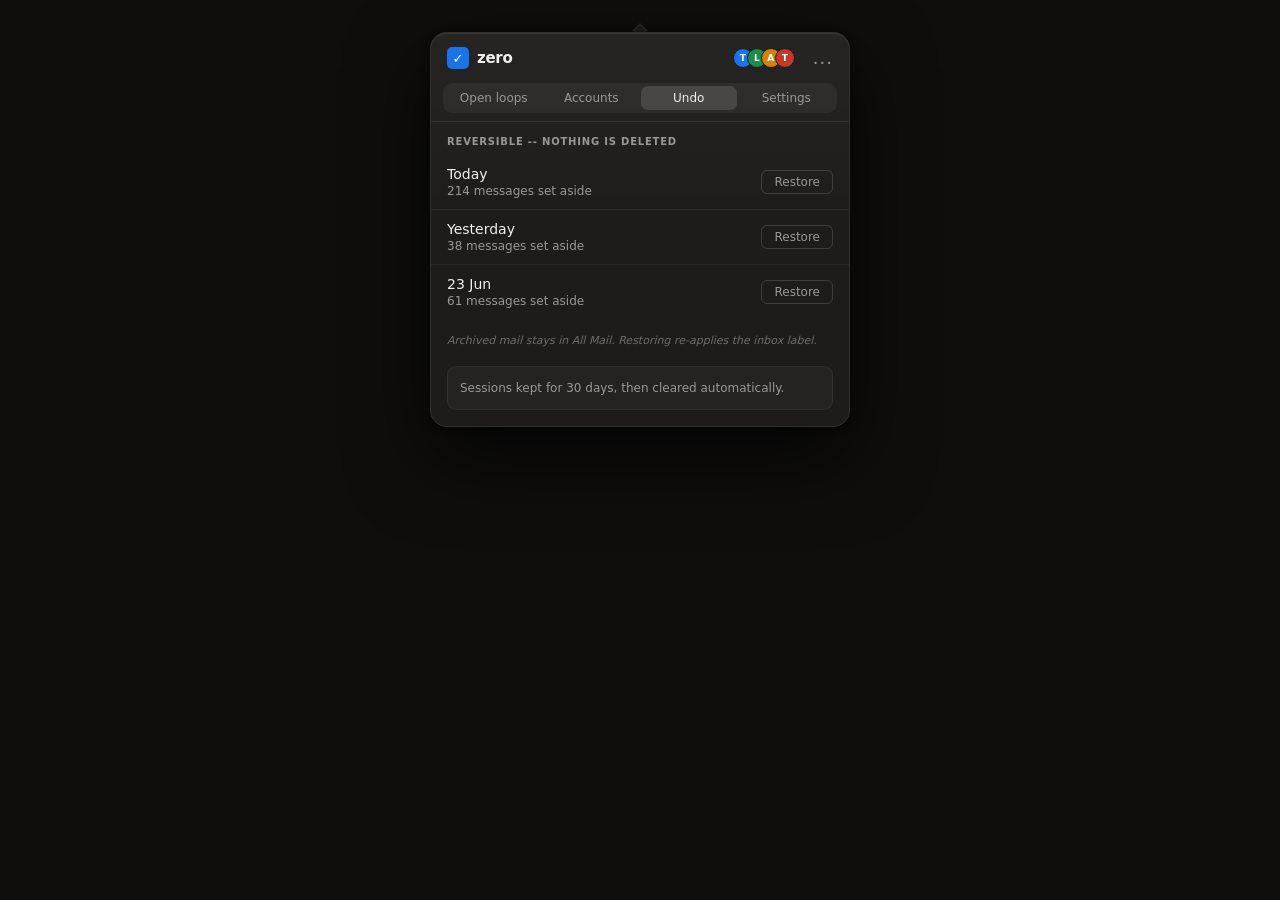
<file: design/mockups/mock-undo.html>
<!DOCTYPE html>
<html lang="en">
<head>
  <meta charset="UTF-8">
  <meta name="viewport" content="width=444">
  <title>zero -- Undo panel</title>
  <style>
    *, *::before, *::after { box-sizing: border-box; margin: 0; padding: 0; }

    html, body {
      width: 444px;
      margin: 0 auto;
      min-height: 100vh;
      background: #0F0E0D;
      font-family: -apple-system, BlinkMacSystemFont, "SF Pro Text", system-ui, sans-serif;
      -webkit-font-smoothing: antialiased;
    }

    body {
      display: flex;
      align-items: flex-start;
      justify-content: center;
      padding-top: 32px;
    }

    /* Beak / arrow */
    .beak {
      width: 0;
      height: 0;
      border-left: 8px solid transparent;
      border-right: 8px solid transparent;
      border-bottom: 8px solid rgba(255,255,255,0.09);
      position: absolute;
      top: -9px;
      left: 50%;
      transform: translateX(-50%);
      filter: drop-shadow(0 -1px 0 rgba(255,255,255,0.09));
    }

    .beak::after {
      content: '';
      width: 0;
      height: 0;
      border-left: 7px solid transparent;
      border-right: 7px solid transparent;
      border-bottom: 7px solid #1E1C1A;
      position: absolute;
      top: 2px;
      left: -7px;
    }

    .panel-wrap {
      position: relative;
      width: 420px;
    }

    .panel {
      position: relative;
      width: 420px;
      background: #1E1C1A;
      border-radius: 17px;
      border: 1px solid rgba(255,255,255,0.09);
      box-shadow:
        0 30px 80px rgba(0,0,0,0.7),
        0 2px 8px rgba(0,0,0,0.4),
        inset 0 1px 0 rgba(255,255,255,0.08);
      overflow: hidden;
    }

    /* Glass sheen */
    .panel::before {
      content: '';
      position: absolute;
      top: 0;
      left: 0;
      right: 0;
      height: 50%;
      background: linear-gradient(to bottom, rgba(255,255,255,0.04), transparent);
      pointer-events: none;
      border-radius: 17px 17px 0 0;
      z-index: 0;
    }

    .panel > * { position: relative; z-index: 1; }

    /* TOP BAR */
    .top-bar {
      display: flex;
      align-items: center;
      gap: 8px;
      padding: 14px 16px;
    }

    .app-icon {
      width: 22px;
      height: 22px;
      border-radius: 5px;
      background: #1A73E8;
      display: flex;
      align-items: center;
      justify-content: center;
      flex-shrink: 0;
      font-size: 13px;
      font-weight: 700;
      color: white;
      line-height: 1;
    }

    .wordmark {
      font-size: 15px;
      font-weight: 600;
      color: #F0EFED;
      letter-spacing: -0.3px;
    }

    .spacer { flex: 1; }

    .avatars {
      display: flex;
      align-items: center;
    }

    .avatar {
      width: 20px;
      height: 20px;
      border-radius: 50%;
      display: flex;
      align-items: center;
      justify-content: center;
      font-size: 9px;
      font-weight: 700;
      color: white;
      border: 1.5px solid #1E1C1A;
      flex-shrink: 0;
    }

    .avatar + .avatar { margin-left: -6px; }

    .avatar-t1 { background: #1A73E8; }
    .avatar-l  { background: #1E8A4C; }
    .avatar-a  { background: #D4820A; }
    .avatar-t2 { background: #C0392B; }

    .overflow {
      font-size: 18px;
      color: #9A9894;
      margin-left: 10px;
      line-height: 1;
      letter-spacing: 1px;
    }

    /* SEGMENTED NAV */
    .seg-nav {
      margin: 0 12px;
      background: rgba(255,255,255,0.05);
      border-radius: 9px;
      padding: 3px;
      display: flex;
      gap: 2px;
    }

    .seg-item {
      flex: 1;
      font-size: 12px;
      padding: 5px 10px;
      text-align: center;
      border-radius: 7px;
      color: #9A9894;
      font-weight: 400;
      white-space: nowrap;
      cursor: default;
    }

    .seg-item.active {
      background: rgba(255,255,255,0.12);
      color: #F0EFED;
      font-weight: 500;
    }

    /* DIVIDER */
    .divider {
      height: 1px;
      background: rgba(255,255,255,0.07);
      margin-top: 8px;
    }

    /* LABEL */
    .section-label {
      padding: 14px 16px 8px;
      font-size: 10px;
      font-weight: 700;
      letter-spacing: 0.8px;
      color: #9A9894;
      text-transform: uppercase;
    }

    /* RESTORE ROWS */
    .restore-rows {
      display: flex;
      flex-direction: column;
    }

    .restore-row {
      display: flex;
      align-items: center;
      padding: 11px 16px;
      gap: 0;
    }

    .restore-row + .restore-row {
      border-top: 1px solid rgba(255,255,255,0.05);
    }

    .row-left { flex: 1; }

    .row-date {
      font-size: 14px;
      font-weight: 500;
      color: #F0EFED;
    }

    .row-count {
      font-size: 12px;
      color: #9A9894;
      margin-top: 2px;
      font-variant-numeric: tabular-nums;
    }

    .restore-btn {
      border: 1px solid rgba(255,255,255,0.15);
      border-radius: 6px;
      padding: 4px 12px;
      font-size: 12px;
      color: #9A9894;
      background: transparent;
      white-space: nowrap;
      cursor: default;
      font-family: inherit;
    }

    /* FOOTNOTE */
    .footnote {
      padding: 14px 16px 16px;
      font-size: 11px;
      color: rgba(154,152,148,0.65);
      line-height: 1.5;
      font-style: italic;
    }

    /* INFO CARD */
    .info-card {
      margin: 0 16px 16px;
      background: rgba(255,255,255,0.03);
      border-radius: 9px;
      border: 1px solid rgba(255,255,255,0.06);
      padding: 12px;
      font-size: 12px;
      color: #9A9894;
      line-height: 1.5;
    }
  </style>
</head>
<body>
  <div class="panel-wrap">
    <div class="beak"></div>
    <div class="panel">

      <!-- TOP BAR -->
      <div class="top-bar">
        <div class="app-icon">&#10003;</div>
        <span class="wordmark">zero</span>
        <div class="spacer"></div>
        <div class="avatars">
          <div class="avatar avatar-t1">T</div>
          <div class="avatar avatar-l">L</div>
          <div class="avatar avatar-a">A</div>
          <div class="avatar avatar-t2">T</div>
        </div>
        <span class="overflow">...</span>
      </div>

      <!-- SEGMENTED NAV -->
      <div class="seg-nav">
        <div class="seg-item">Open loops</div>
        <div class="seg-item">Accounts</div>
        <div class="seg-item active">Undo</div>
        <div class="seg-item">Settings</div>
      </div>

      <!-- DIVIDER -->
      <div class="divider"></div>

      <!-- LABEL -->
      <div class="section-label">Reversible -- Nothing is deleted</div>

      <!-- RESTORE ROWS -->
      <div class="restore-rows">
        <div class="restore-row">
          <div class="row-left">
            <div class="row-date">Today</div>
            <div class="row-count">214 messages set aside</div>
          </div>
          <button class="restore-btn">Restore</button>
        </div>
        <div class="restore-row">
          <div class="row-left">
            <div class="row-date">Yesterday</div>
            <div class="row-count">38 messages set aside</div>
          </div>
          <button class="restore-btn">Restore</button>
        </div>
        <div class="restore-row">
          <div class="row-left">
            <div class="row-date">23 Jun</div>
            <div class="row-count">61 messages set aside</div>
          </div>
          <button class="restore-btn">Restore</button>
        </div>
      </div>

      <!-- FOOTNOTE -->
      <div class="footnote">
        Archived mail stays in All Mail. Restoring re-applies the inbox label.
      </div>

      <!-- INFO CARD -->
      <div class="info-card">
        Sessions kept for 30 days, then cleared automatically.
      </div>

    </div>
  </div>
</body>
</html>
</file>
